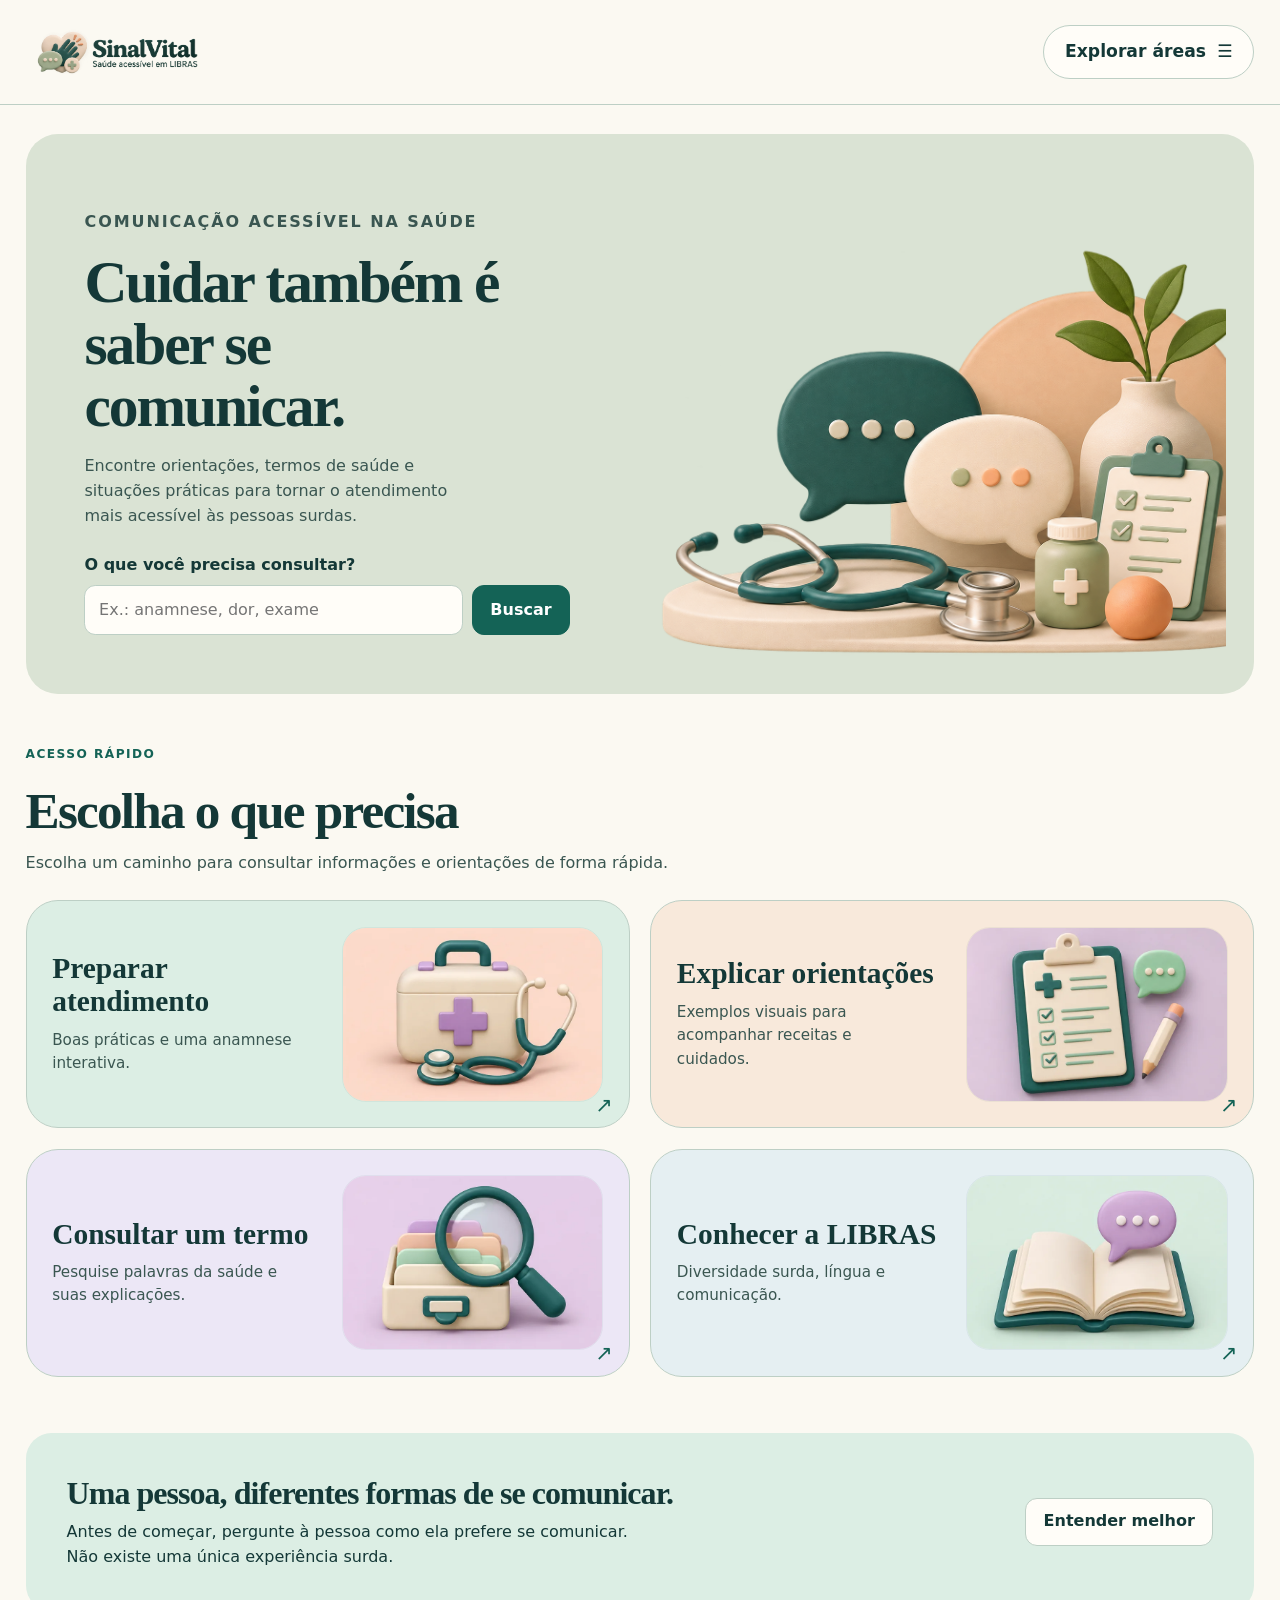
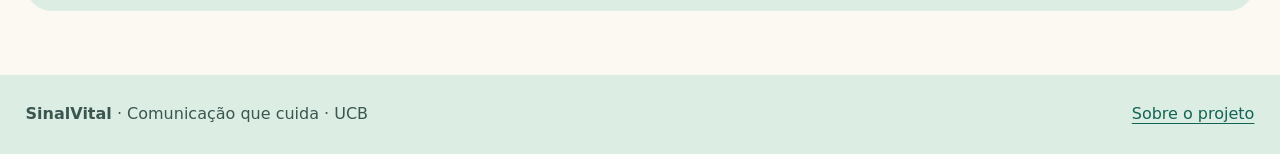
<file: index.html>
<!doctype html>
<html lang="pt-BR"><head>
<meta charset="utf-8"><meta name="viewport" content="width=device-width,initial-scale=1">
<meta name="theme-color" content="#fbf9f2"><meta name="description" content="SinalVital: consulta rápida e recursos visuais para comunicação acessível na saúde.">
<title>Início | SinalVital</title>
<link rel="preload" as="image" href="assets/img/home-hero-editorial.png">
<link rel="icon" type="image/png" href="assets/img/favicon-sinalvital.png">
<link rel="apple-touch-icon" href="assets/img/favicon-sinalvital.png">
<link rel="stylesheet" href="assets/css/global.css"><link rel="stylesheet" href="assets/css/components.css"><link rel="stylesheet" href="assets/css/editorial-wide.css"><link rel="stylesheet" href="assets/css/pages/index.css">
<script defer src="assets/js/navigation.js"></script>
</head><body><a class="skip-link" href="#conteudo">Ir para o conteúdo principal</a>
<header class="site-header"><div class="wrap header-inner">
<a class="brand" href="index.html" aria-label="SinalVital — ir para página inicial"><img class="brand-logo" src="assets/img/logo-sinalvital-libras.png" width="367" height="76" alt="SinalVital — Saúde acessível em LIBRAS"></a>
<details class="site-menu"><summary aria-label="Explorar áreas do site"><span class="menu-word">Explorar áreas</span><span aria-hidden="true">☰</span></summary>
<nav class="site-menu-panel" aria-label="Áreas do SinalVital">
<div><strong>ATENDIMENTO</strong><a href="pages/atendimento.html" >Atendimento</a><a href="pages/orientacoes.html" >Orientações acessíveis</a></div>
<div><strong>RECURSOS</strong><a href="pages/glossario.html" >Glossário</a><a href="pages/conhecer.html" >Conhecer</a></div>
<div><strong>PROJETO</strong><a href="pages/sobre.html" >Sobre o projeto</a></div>
</nav></details></div></header>
<main id="conteudo" class="wrap" tabindex="-1"><section class="hero"><div class="hero-copy"><p class="eyebrow">COMUNICAÇÃO ACESSÍVEL NA SAÚDE</p><h1>Cuidar também é saber se comunicar.</h1><p>Encontre orientações, termos de saúde e situações práticas para tornar o atendimento mais acessível às pessoas surdas.</p><form action="pages/glossario.html" method="get" class="home-search" role="search"><label for="home-query">O que você precisa consultar?</label><div class="home-search-row"><input id="home-query" name="q" type="search" placeholder="Ex.: anamnese, dor, exame" autocomplete="off"><button type="submit">Buscar</button></div></form></div><div class="hero-visual" aria-hidden="true"></div></section>
<section class="paths" aria-labelledby="paths-title"><p class="eyebrow">ACESSO RÁPIDO</p><h2 id="paths-title">Escolha o que precisa</h2><p class="section-note">Escolha um caminho para consultar informações e orientações de forma rápida.</p><ul class="cards">
<li><a class="card" href="pages/atendimento.html"><div><h3>Preparar atendimento</h3><p>Boas práticas e uma anamnese interativa.</p></div><img class="path-art" src="assets/img/card-atendimento.webp" alt="" loading="lazy"><span class="arrow" aria-hidden="true">↗</span></a></li>
<li><a class="card" href="pages/orientacoes.html"><div><h3>Explicar orientações</h3><p>Exemplos visuais para acompanhar receitas e cuidados.</p></div><img class="path-art" src="assets/img/prancheta-e-dialogo.webp" alt="" loading="lazy"><span class="arrow" aria-hidden="true">↗</span></a></li>
<li><a class="card" href="pages/glossario.html"><div><h3>Consultar um termo</h3><p>Pesquise palavras da saúde e suas explicações.</p></div><img class="path-art" src="assets/img/card-glossario.webp" alt="" loading="lazy"><span class="arrow" aria-hidden="true">↗</span></a></li>
<li><a class="card" href="pages/conhecer.html"><div><h3>Conhecer a LIBRAS</h3><p>Diversidade surda, língua e comunicação.</p></div><img class="path-art" src="assets/img/card-aprender.webp" alt="" loading="lazy"><span class="arrow" aria-hidden="true">↗</span></a></li></ul></section>
<section class="quiet-banner"><div><h2>Uma pessoa, diferentes formas de se comunicar.</h2><p>Antes de começar, pergunte à pessoa como ela prefere se comunicar. Não existe uma única experiência surda.</p></div><a class="button-link secondary" href="pages/conhecer.html">Entender melhor</a></section></main>
<footer class="site-footer"><div class="wrap footer-inner"><p><strong>SinalVital</strong> · Comunicação que cuida · UCB</p><a href="pages/sobre.html">Sobre o projeto</a></div></footer></body></html>
</file>
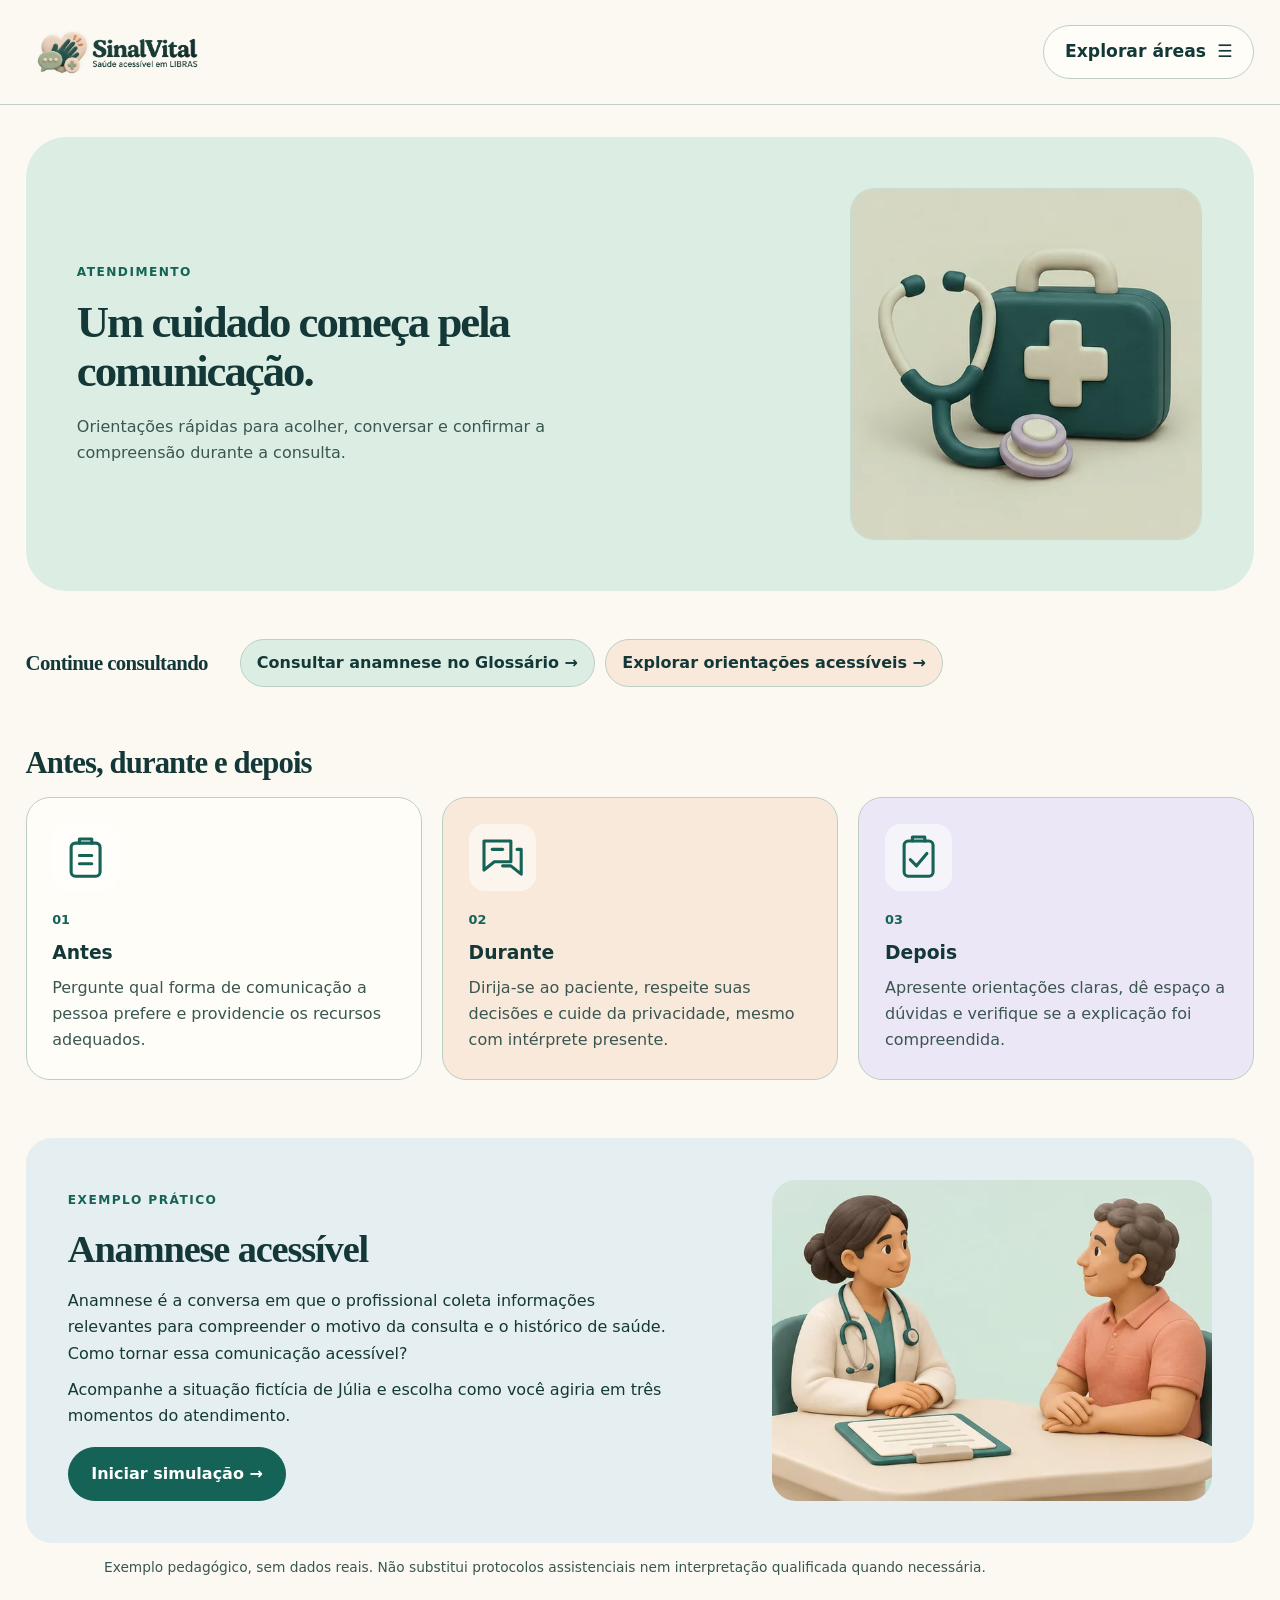
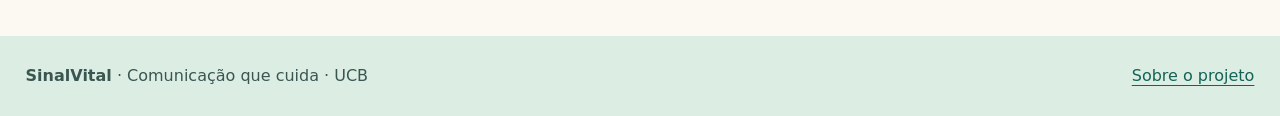
<file: pages/atendimento.html>
<!DOCTYPE html>

<html lang="pt-BR"><head>
<meta charset="utf-8"/><meta content="width=device-width,initial-scale=1" name="viewport"/>
<meta content="#fbf9f2" name="theme-color"/><meta content="SinalVital: consulta rápida e recursos visuais para comunicação acessível na saúde." name="description"/>
<title>Atendimento | SinalVital</title>
<link href="../assets/img/favicon-sinalvital.png" rel="icon" type="image/png"/>
<link href="../assets/img/favicon-sinalvital.png" rel="apple-touch-icon"/>
<link href="../assets/css/global.css" rel="stylesheet"/><link href="../assets/css/components.css" rel="stylesheet"/><link href="../assets/css/pages/site.css" rel="stylesheet"/><link href="../assets/css/editorial-wide.css" rel="stylesheet"/>
<script defer="" src="../assets/js/navigation.js"></script><script defer="" src="../assets/js/anamnese.js"></script>
<link href="../assets/css/pages/atendimento.css?v=4" rel="stylesheet"/>
</head><body><a class="skip-link" href="#conteudo">Ir para o conteúdo principal</a>
<header class="site-header"><div class="wrap header-inner">
<a aria-label="SinalVital — ir para página inicial" class="brand" href="../index.html"><img alt="SinalVital — Saúde acessível em LIBRAS" class="brand-logo" height="76" src="../assets/img/logo-sinalvital-libras.png" width="367"/></a>
<details class="site-menu"><summary aria-label="Explorar áreas do site"><span class="menu-word">Explorar áreas</span><span aria-hidden="true">☰</span></summary>
<nav aria-label="Áreas do SinalVital" class="site-menu-panel">
<div><strong>ATENDIMENTO</strong><a aria-current="page" href="../pages/atendimento.html">Atendimento</a><a href="../pages/orientacoes.html">Orientações acessíveis</a></div>
<div><strong>RECURSOS</strong><a href="../pages/glossario.html">Glossário</a><a href="../pages/conhecer.html">Conhecer</a></div>
<div><strong>PROJETO</strong><a href="../pages/sobre.html">Sobre o projeto</a></div>
</nav></details></div></header>
<main class="wrap" id="conteudo" tabindex="-1"><section class="simple-hero"><div><p class="eyebrow">ATENDIMENTO</p><h1>Um cuidado começa pela comunicação.</h1><p class="lead">Orientações rápidas para acolher, conversar e confirmar a compreensão durante a consulta.</p></div><img alt="" decoding="async" height="480" src="../assets/img/guia-saude.webp" width="720"/></section><section class="quick-consult"><h2>Continue consultando</h2><p><a class="quick-link" href="glossario.html?termo=anamnese">Consultar anamnese no Glossário →</a><a class="quick-link" href="orientacoes.html">Explorar orientações acessíveis →</a></p></section><section class="content-section"><h2>Antes, durante e depois</h2><div class="three-grid"><article class="info-card"><svg aria-hidden="true" class="education-icon" fill="none" focusable="false" height="48" stroke="currentColor" stroke-linecap="round" stroke-linejoin="round" stroke-width="1.5" viewbox="0 0 24 24" width="48"><rect height="16" rx="2" width="14" x="5" y="5"></rect><path d="M9 5V3h6v2M9 11h6M9 15h6"></path></svg><span class="number">01</span><h3>Antes</h3><p>Pergunte qual forma de comunicação a pessoa prefere e providencie os recursos adequados.</p></article><article class="info-card"><svg aria-hidden="true" class="education-icon" fill="none" focusable="false" height="48" stroke="currentColor" stroke-linecap="round" stroke-linejoin="round" stroke-width="1.5" viewbox="0 0 24 24" width="48"><path d="M3 4h13v10H8l-5 4zM19 8h2v12l-5-4h-4"></path><path d="M7 8h5"></path></svg><span class="number">02</span><h3>Durante</h3><p>Dirija-se ao paciente, respeite suas decisões e cuide da privacidade, mesmo com intérprete presente.</p></article><article class="info-card"><svg aria-hidden="true" class="education-icon" fill="none" focusable="false" height="48" stroke="currentColor" stroke-linecap="round" stroke-linejoin="round" stroke-width="1.5" viewbox="0 0 24 24" width="48"><rect height="17" rx="2" width="14" x="5" y="4"></rect><path d="M9 4V2h6v2m-7 9 3 3 5-6"></path></svg><span class="number">03</span><h3>Depois</h3><p>Apresente orientações claras, dê espaço a dúvidas e verifique se a explicação foi compreendida.</p></article></div></section>
<section class="content-section" id="anamnese"><div class="sim-stage" id="sim-stage"><div class="split-block" id="sim-intro"><div><p class="eyebrow">EXEMPLO PRÁTICO</p><h2>Anamnese acessível</h2><p>Anamnese é a conversa em que o profissional coleta informações relevantes para compreender o motivo da consulta e o histórico de saúde. Como tornar essa comunicação acessível?</p><p>Acompanhe a situação fictícia de Júlia e escolha como você agiria em três momentos do atendimento.</p><button aria-controls="simulation" aria-expanded="false" class="practice-cta" id="sim-start" type="button">Iniciar simulação →</button></div><img alt="Ilustração de uma consulta fictícia com profissional e paciente." loading="lazy" src="../assets/img/anamnese-cena.webp"/></div><div class="sim-box" hidden="" id="simulation"><div class="sim-top"><strong id="sim-progress">Situação 1 de 3</strong><span>Simulação educativa</span></div><div aria-hidden="true" class="sim-visual-progress" id="sim-visual-progress"><span></span><span></span><span></span></div><h3 id="sim-title" tabindex="-1"></h3><p id="sim-description"></p><fieldset id="sim-choices"><legend>O que você faria?</legend><div id="sim-options"></div></fieldset><div aria-live="polite" class="sim-feedback" hidden="" id="sim-feedback" role="status"></div><div class="sim-actions"><button class="outline-button sim-back-button" id="sim-back" type="button">Voltar ao exemplo</button><button disabled="" id="sim-next" type="button">Próxima situação</button><button class="outline-button" hidden="" id="sim-restart" type="button">Recomeçar</button></div></div></div>
<p class="smallprint">Exemplo pedagógico, sem dados reais. Não substitui protocolos assistenciais nem interpretação qualificada quando necessária.</p>
</section></main>
<footer class="site-footer"><div class="wrap footer-inner"><p><strong>SinalVital</strong> · Comunicação que cuida · UCB</p><a href="../pages/sobre.html">Sobre o projeto</a></div></footer></body></html>
</file>
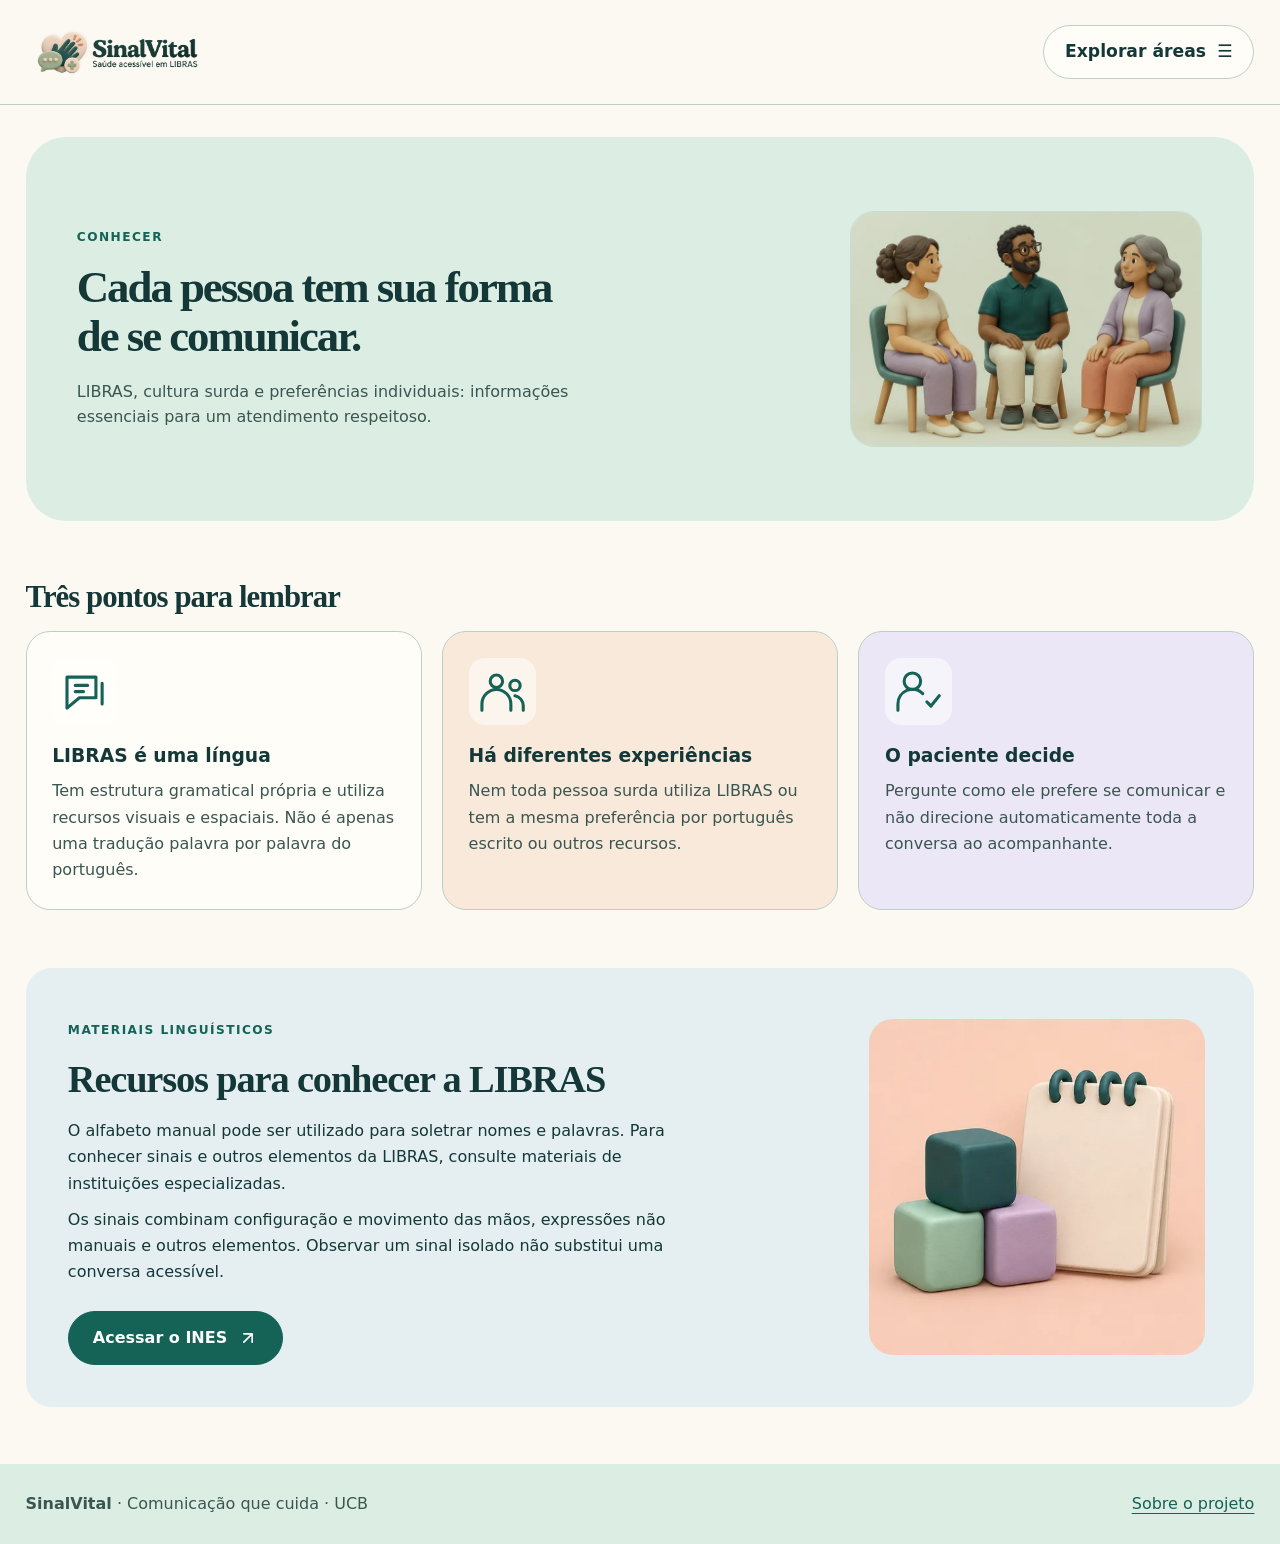
<file: pages/conhecer.html>
<!DOCTYPE html>

<html lang="pt-BR"><head>
<meta charset="utf-8"/><meta content="width=device-width,initial-scale=1" name="viewport"/>
<meta content="#fbf9f2" name="theme-color"/><meta content="SinalVital: consulta rápida e recursos visuais para comunicação acessível na saúde." name="description"/>
<title>Conhecer | SinalVital</title>
<link href="../assets/img/favicon-sinalvital.png" rel="icon" type="image/png"/>
<link href="../assets/img/favicon-sinalvital.png" rel="apple-touch-icon"/>
<link href="../assets/css/global.css" rel="stylesheet"/><link href="../assets/css/components.css" rel="stylesheet"/><link href="../assets/css/pages/site.css" rel="stylesheet"/><link href="../assets/css/editorial-wide.css" rel="stylesheet"/>
<script defer="" src="../assets/js/navigation.js"></script>
<link href="../assets/css/pages/conhecer.css?v=5" rel="stylesheet"/>
</head><body><a class="skip-link" href="#conteudo">Ir para o conteúdo principal</a>
<header class="site-header"><div class="wrap header-inner">
<a aria-label="SinalVital — ir para página inicial" class="brand" href="../index.html"><img alt="SinalVital — Saúde acessível em LIBRAS" class="brand-logo" height="76" src="../assets/img/logo-sinalvital-libras.png" width="367"/></a>
<details class="site-menu"><summary aria-label="Explorar áreas do site"><span class="menu-word">Explorar áreas</span><span aria-hidden="true">☰</span></summary>
<nav aria-label="Áreas do SinalVital" class="site-menu-panel">
<div><strong>ATENDIMENTO</strong><a href="../pages/atendimento.html">Atendimento</a><a href="../pages/orientacoes.html">Orientações acessíveis</a></div>
<div><strong>RECURSOS</strong><a href="../pages/glossario.html">Glossário</a><a aria-current="page" href="../pages/conhecer.html">Conhecer</a></div>
<div><strong>PROJETO</strong><a href="../pages/sobre.html">Sobre o projeto</a></div>
</nav></details></div></header>
<main class="wrap" id="conteudo" tabindex="-1"><section class="simple-hero"><div><p class="eyebrow">CONHECER</p><h1>Cada pessoa tem sua forma de se comunicar.</h1><p class="lead">LIBRAS, cultura surda e preferências individuais: informações essenciais para um atendimento respeitoso.</p></div><img alt="" decoding="async" height="480" src="../assets/img/cultura-surda.webp" width="720"/></section><section class="content-section"><h2>Três pontos para lembrar</h2><div class="three-grid"><article class="info-card"><svg aria-hidden="true" class="education-icon" fill="none" focusable="false" height="48" stroke="currentColor" stroke-linecap="round" stroke-linejoin="round" stroke-width="1.5" viewbox="0 0 24 24" width="48"><path d="M3 5h14v10H9l-6 5zM7 9h6M7 12h4M20 8v10"></path></svg><h3>LIBRAS é uma língua</h3><p>Tem estrutura gramatical própria e utiliza recursos visuais e espaciais. Não é apenas uma tradução palavra por palavra do português.</p></article><article class="info-card"><svg aria-hidden="true" class="education-icon" fill="none" focusable="false" height="48" stroke="currentColor" stroke-linecap="round" stroke-linejoin="round" stroke-width="1.5" viewbox="0 0 24 24" width="48"><circle cx="9" cy="7" r="3"></circle><circle cx="18" cy="9" r="2.5"></circle><path d="M2 21v-3a7 7 0 0 1 14 0v3m2-7a5 5 0 0 1 4 5v2"></path></svg><h3>Há diferentes experiências</h3><p>Nem toda pessoa surda utiliza LIBRAS ou tem a mesma preferência por português escrito ou outros recursos.</p></article><article class="info-card"><svg aria-hidden="true" class="education-icon" fill="none" focusable="false" height="48" stroke="currentColor" stroke-linecap="round" stroke-linejoin="round" stroke-width="1.5" viewbox="0 0 24 24" width="48"><circle cx="9" cy="7" r="4"></circle><path d="M2 21v-3a7 7 0 0 1 12-5m2 4 2 2 4-5"></path></svg><h3>O paciente decide</h3><p>Pergunte como ele prefere se comunicar e não direcione automaticamente toda a conversa ao acompanhante.</p></article></div></section>
<section class="content-section"><div class="split-block conhecer-recursos"><div><p class="eyebrow">MATERIAIS LINGUÍSTICOS</p><h2>Recursos para conhecer a LIBRAS</h2><p>O alfabeto manual pode ser utilizado para soletrar nomes e palavras. Para conhecer sinais e outros elementos da LIBRAS, consulte materiais de instituições especializadas.</p><p>Os sinais combinam configuração e movimento das mãos, expressões não manuais e outros elementos. Observar um sinal isolado não substitui uma conversa acessível.</p><p><a aria-label="Acessar o INES — Instituto Nacional de Educação de Surdos (abre em nova aba)" class="button-link ines-resource" href="https://www.ines.gov.br/" id="ines-cta" rel="noopener noreferrer" target="_blank">Acessar o INES <svg aria-hidden="true" fill="none" height="20" stroke="currentColor" stroke-linecap="round" stroke-linejoin="round" stroke-width="2" viewbox="0 0 24 24" width="20"><path d="M7 17 17 7M7 7h10v10"></path></svg></a></p></div><img alt="Ilustração decorativa de materiais de estudo, sem representar sinais específicos de LIBRAS." loading="lazy" src="../assets/img/alfabeto-aprendizagem.webp"/></div>
</section></main>
<footer class="site-footer"><div class="wrap footer-inner"><p><strong>SinalVital</strong> · Comunicação que cuida · UCB</p><a href="../pages/sobre.html">Sobre o projeto</a></div></footer></body></html>
</file>
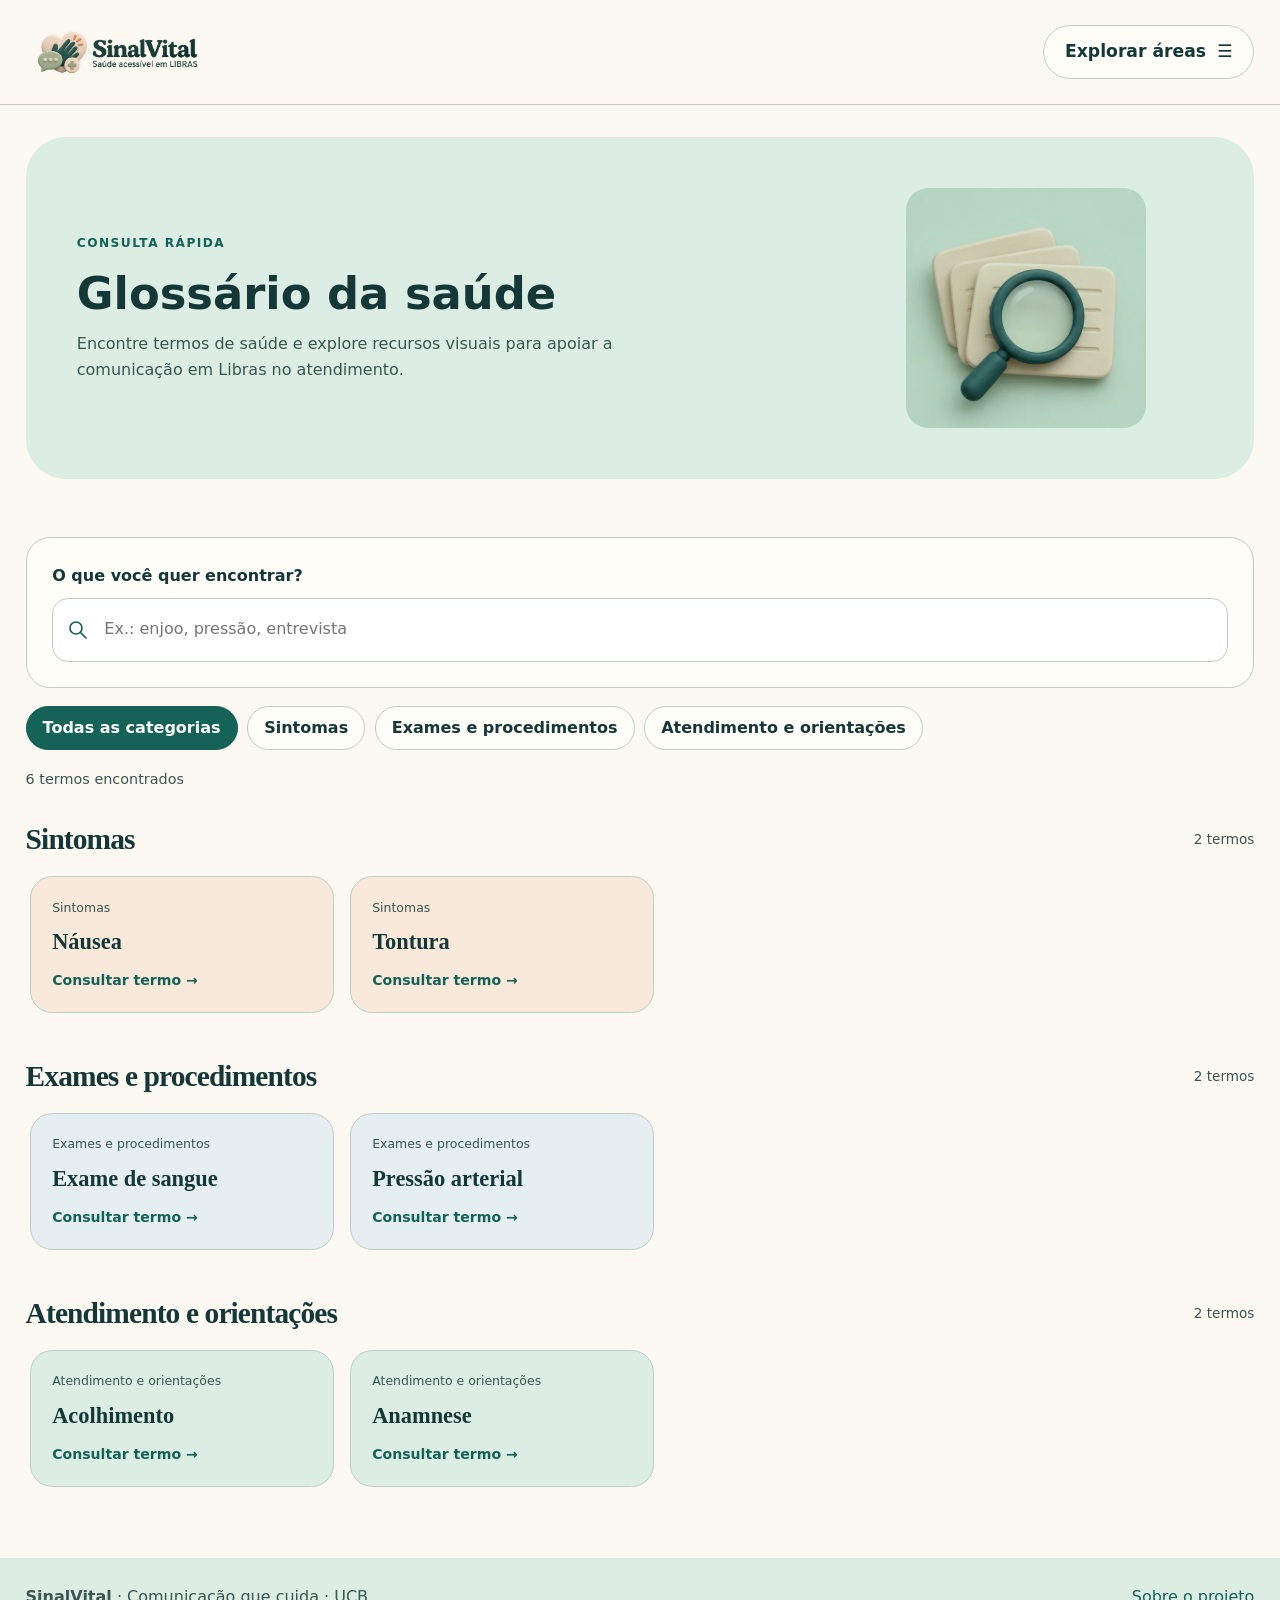
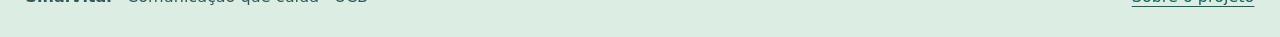
<file: pages/glossario.html>
<!doctype html>
<html lang="pt-BR"><head>
<meta charset="utf-8"><meta name="viewport" content="width=device-width,initial-scale=1">
<meta name="theme-color" content="#fbf9f2"><meta name="description" content="SinalVital: consulta rápida e recursos visuais para comunicação acessível na saúde.">
<title>Glossário | SinalVital</title>
<link rel="icon" type="image/png" href="../assets/img/favicon-sinalvital.png">
<link rel="apple-touch-icon" href="../assets/img/favicon-sinalvital.png">
<link rel="stylesheet" href="../assets/css/global.css"><link rel="stylesheet" href="../assets/css/components.css"><link rel="stylesheet" href="../assets/css/editorial-wide.css"><link rel="stylesheet" href="../assets/css/pages/glossario.css?v=5">
<script defer src="../assets/js/navigation.js"></script><script defer src="../assets/js/glossario.js?v=5" onerror="document.addEventListener('DOMContentLoaded',function(){document.getElementById('glossary-status').textContent='Arquivo glossario.js não carregado. Confira a pasta assets/js.';})"></script>
</head><body><a class="skip-link" href="#conteudo">Ir para o conteúdo principal</a>
<header class="site-header"><div class="wrap header-inner">
<a class="brand" href="../index.html" aria-label="SinalVital — ir para página inicial"><img class="brand-logo" src="../assets/img/logo-sinalvital-libras.png" width="367" height="76" alt="SinalVital — Saúde acessível em LIBRAS"></a>
<details class="site-menu"><summary aria-label="Explorar áreas do site"><span class="menu-word">Explorar áreas</span><span aria-hidden="true">☰</span></summary>
<nav class="site-menu-panel" aria-label="Áreas do SinalVital">
<div><strong>ATENDIMENTO</strong><a href="../pages/atendimento.html" >Atendimento</a><a href="../pages/orientacoes.html" >Orientações acessíveis</a></div>
<div><strong>RECURSOS</strong><a href="../pages/glossario.html" aria-current="page">Glossário</a><a href="../pages/conhecer.html" >Conhecer</a></div>
<div><strong>PROJETO</strong><a href="../pages/sobre.html" >Sobre o projeto</a></div>
</nav></details></div></header>
<main id="conteudo" class="wrap glossary-page" tabindex="-1">
<section class="simple-hero"><div><p class="eyebrow">CONSULTA RÁPIDA</p><h1>Glossário da saúde</h1><p class="lead">Encontre termos de saúde e explore recursos visuais para apoiar a comunicação em Libras no atendimento.</p></div><img src="../assets/img/glossario-lupa.webp" alt="" width="510" height="510" decoding="async"></section>
<section class="content-section" id="pesquisa" aria-label="Consultar glossário">
<div class="sv-search"><label for="glossary-search">O que você quer encontrar?</label><div class="sv-search-row"><svg viewBox="0 0 24 24" width="24" height="24" fill="none" stroke="#146356" stroke-width="1.7" stroke-linecap="round" aria-hidden="true" focusable="false"><circle cx="10" cy="10" r="6"/><path d="m15 15 5 5"/></svg><input id="glossary-search" type="text" role="searchbox" inputmode="search" placeholder="Ex.: enjoo, pressão, entrevista" autocomplete="off"><button id="glossary-reset" type="button" class="outline-button" hidden>Limpar</button></div></div>
<div id="glossary-filters" class="sv-filters" aria-label="Filtrar por categoria"></div>
<p id="glossary-status" role="status">Carregando termos...</p>
<section id="glossary-details" class="sv-detail" aria-labelledby="glossary-term" hidden>
<div class="sv-detail-grid"><div><p id="glossary-label" class="eyebrow"></p><h2 id="glossary-term" tabindex="-1"></h2><p id="glossary-definition"></p><div class="sv-example"><span class="eyebrow">EXEMPLO NO ATENDIMENTO</span><p id="glossary-example"></p><small>Exemplo em português</small></div><p id="glossary-source" class="sv-source"></p></div><div><div class="sv-video" id="glossary-video"></div><p class="sv-caption">Demonstrações em Libras devem ter fonte confiável e revisão linguística.</p></div></div>
<details id="glossary-extra" class="sv-extra"><summary>Conheça melhor o sinal</summary><div class="sv-extra-grid"><div><h3>Configuração de mão</h3><div id="glossary-hand"></div></div><div><h3>Exemplo em Libras</h3><div id="glossary-phrase"></div></div></div></details>
<div class="sv-detail-footer"><a href="https://dicionario.ines.gov.br/" target="_blank" rel="noopener noreferrer">Consultar dicionário do INES ↗</a><button type="button" id="glossary-close" class="outline-button">Fechar detalhes</button></div>
</section>
<div id="glossary-results"></div><noscript>Ative o JavaScript para consultar o glossário.</noscript>
</section></main>
<footer class="site-footer"><div class="wrap footer-inner"><p><strong>SinalVital</strong> · Comunicação que cuida · UCB</p><a href="../pages/sobre.html">Sobre o projeto</a></div></footer></body></html>
</file>
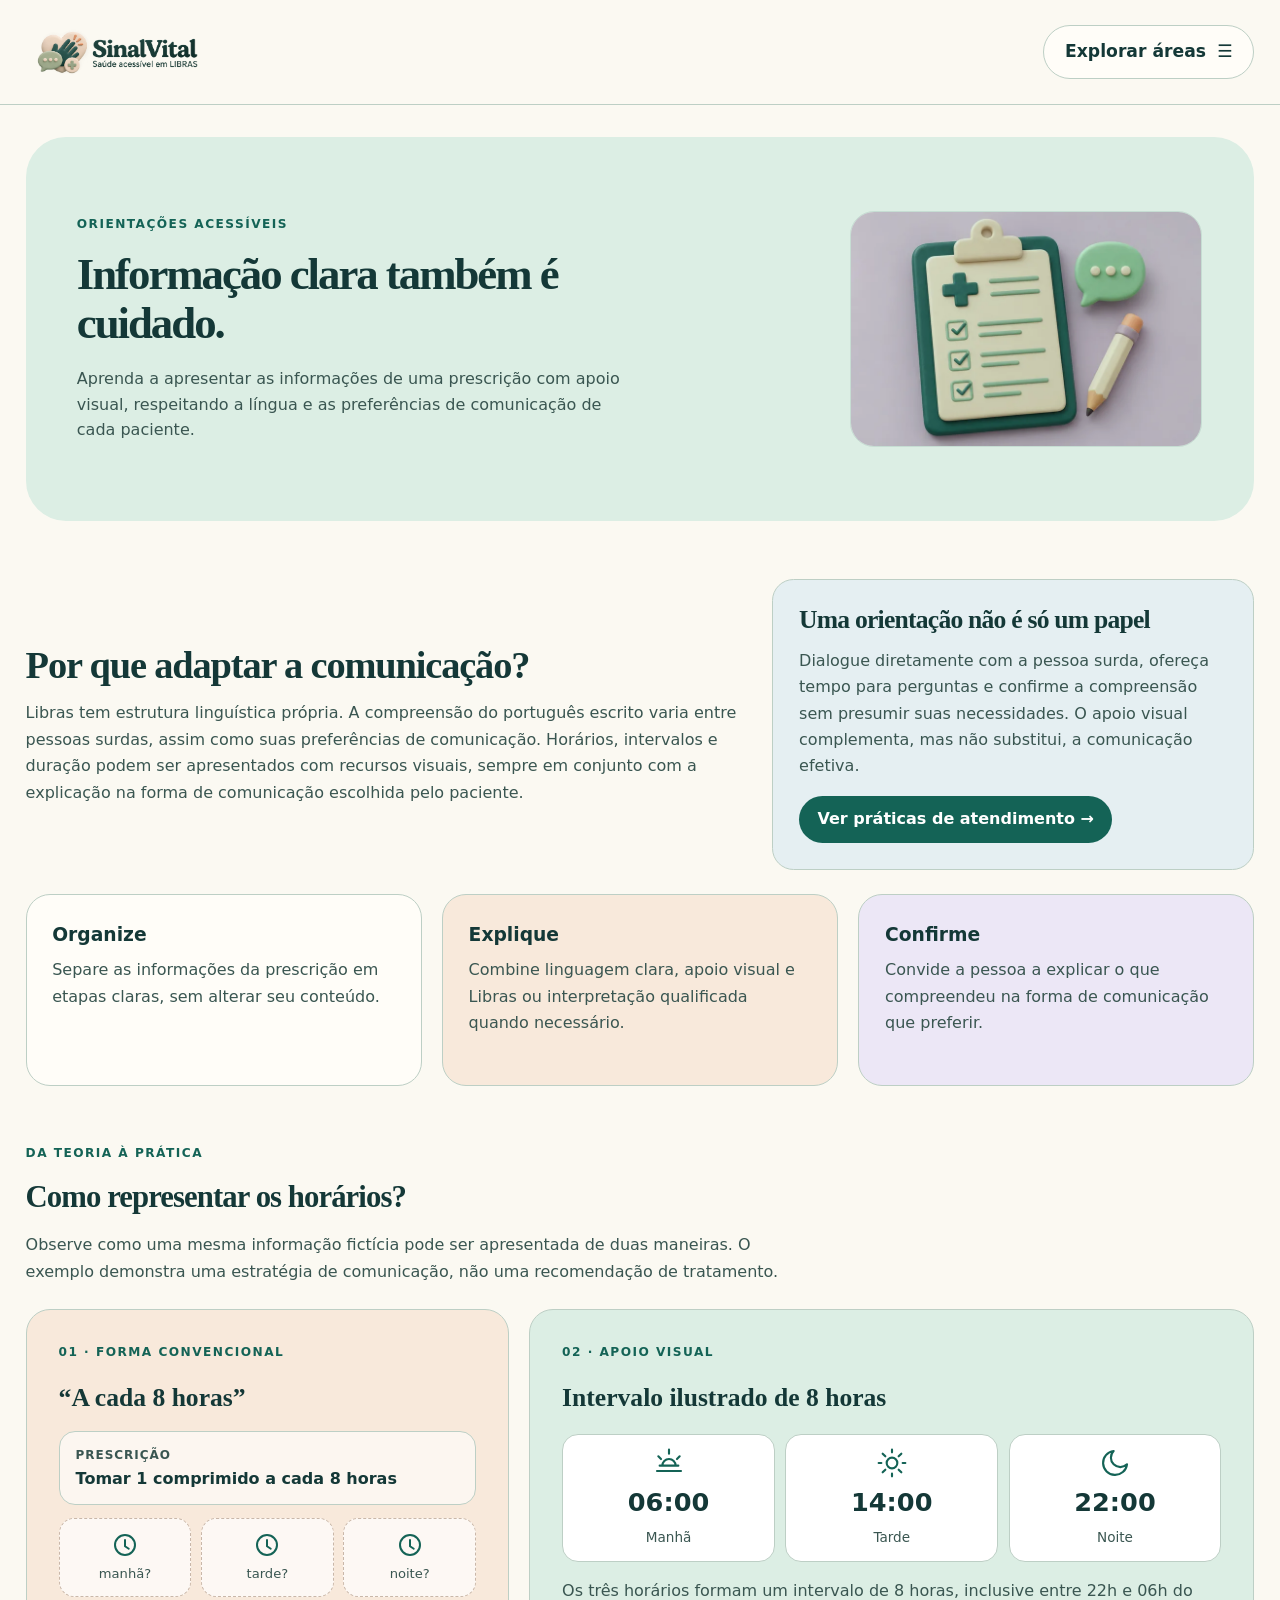
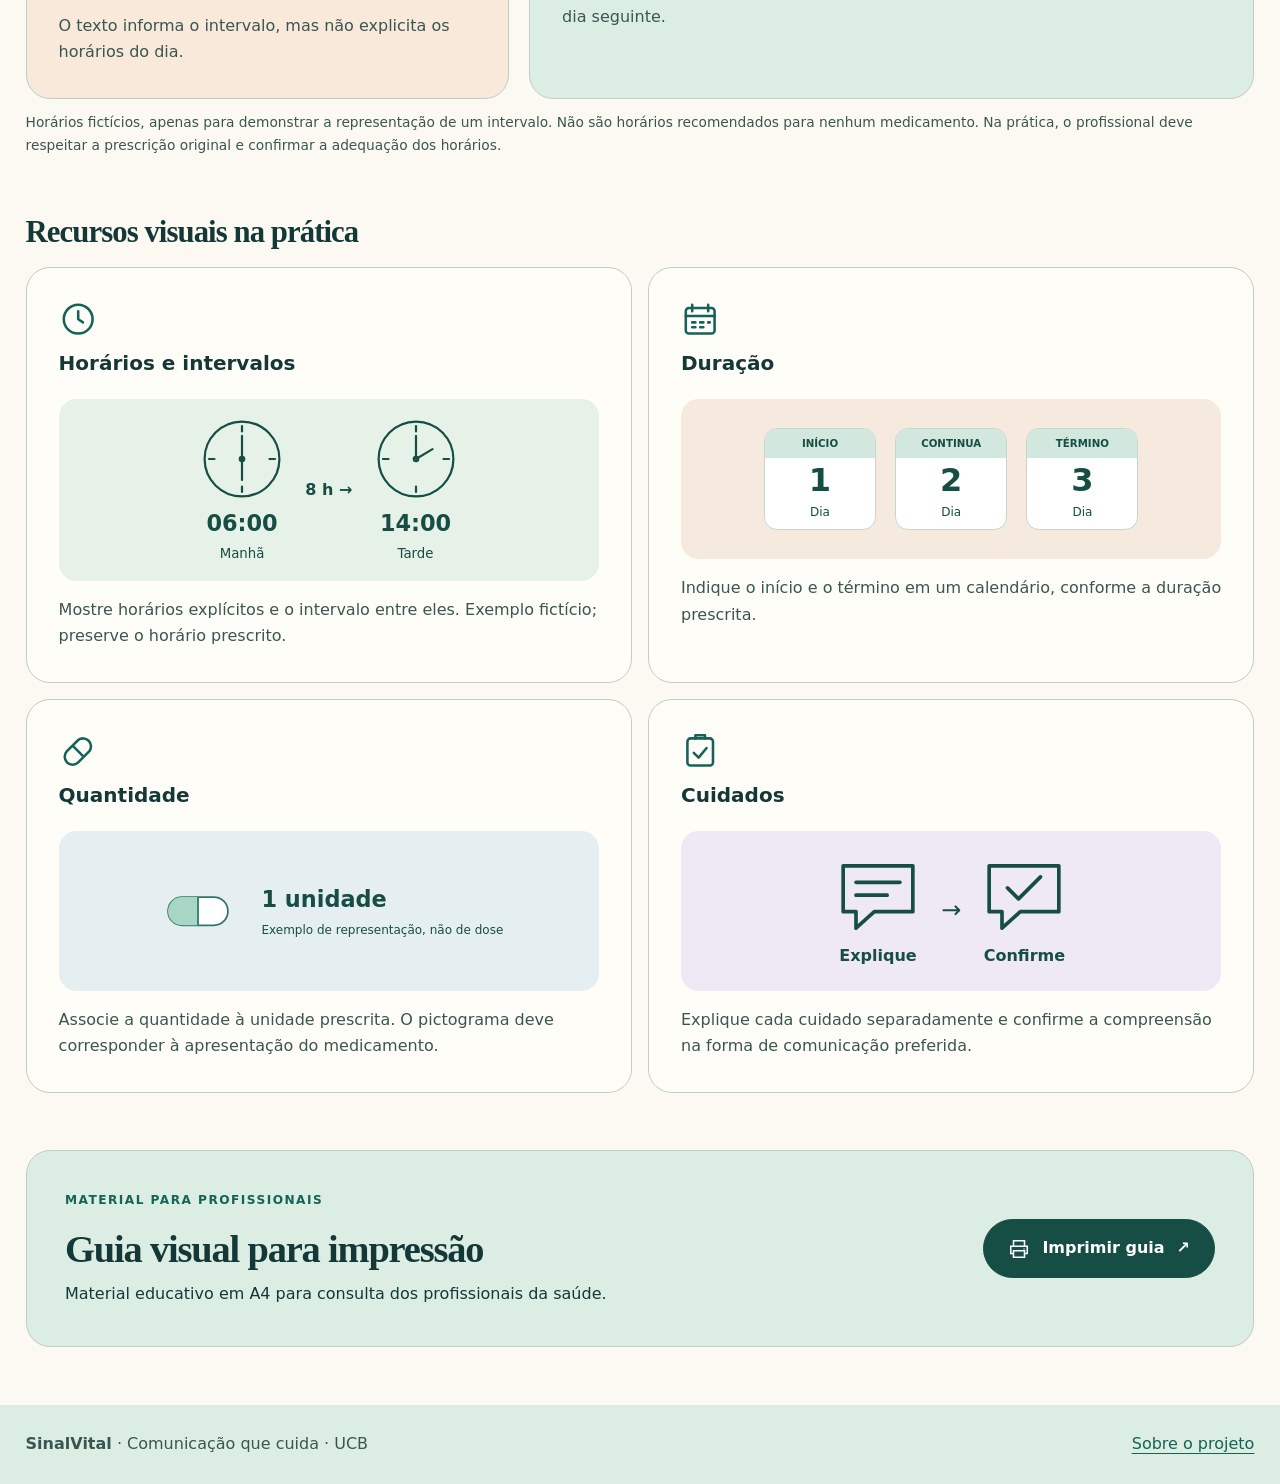
<file: pages/orientacoes.html>
<!DOCTYPE html>

<html lang="pt-BR"><head>
<meta charset="utf-8"/><meta content="width=device-width,initial-scale=1" name="viewport"/>
<meta content="#fbf9f2" name="theme-color"/><meta content="SinalVital: consulta rápida e recursos visuais para comunicação acessível na saúde." name="description"/>
<title>Orientações acessíveis | SinalVital</title>
<link href="../assets/img/favicon-sinalvital.png" rel="icon" type="image/png"/>
<link href="../assets/img/favicon-sinalvital.png" rel="apple-touch-icon"/>
<link href="../assets/css/global.css" rel="stylesheet"/><link href="../assets/css/components.css" rel="stylesheet"/><link href="../assets/css/pages/site.css" rel="stylesheet"/><link href="../assets/css/editorial-wide.css" rel="stylesheet"/>
<link href="../assets/css/pages/orientacoes.css" rel="stylesheet"/>
<script defer="" src="../assets/js/navigation.js"></script>
</head><body><a class="skip-link" href="#conteudo">Ir para o conteúdo principal</a>
<header class="site-header"><div class="wrap header-inner">
<a aria-label="SinalVital — ir para página inicial" class="brand" href="../index.html"><img alt="SinalVital — Saúde acessível em LIBRAS" class="brand-logo" height="76" src="../assets/img/logo-sinalvital-libras.png" width="367"/></a>
<details class="site-menu"><summary aria-label="Explorar áreas do site"><span class="menu-word">Explorar áreas</span><span aria-hidden="true">☰</span></summary>
<nav aria-label="Áreas do SinalVital" class="site-menu-panel">
<div><strong>ATENDIMENTO</strong><a href="../pages/atendimento.html">Atendimento</a><a aria-current="page" href="../pages/orientacoes.html">Orientações acessíveis</a></div>
<div><strong>RECURSOS</strong><a href="../pages/glossario.html">Glossário</a><a href="../pages/conhecer.html">Conhecer</a></div>
<div><strong>PROJETO</strong><a href="../pages/sobre.html">Sobre o projeto</a></div>
</nav></details></div></header>
<main class="wrap" id="conteudo" tabindex="-1">
<section class="simple-hero">
<div><p class="eyebrow">ORIENTAÇÕES ACESSÍVEIS</p><h1>Informação clara também é cuidado.</h1><p class="lead">Aprenda a apresentar as informações de uma prescrição com apoio visual, respeitando a língua e as preferências de comunicação de cada paciente.</p></div>
<img alt="" decoding="async" height="480" src="../assets/img/prancheta-e-dialogo.webp" width="720"/>
</section>
<section aria-labelledby="por-que" class="content-section">
<div class="orientation-context"><div><h2 id="por-que">Por que adaptar a comunicação?</h2><p class="orientation-intro">Libras tem estrutura linguística própria. A compreensão do português escrito varia entre pessoas surdas, assim como suas preferências de comunicação. Horários, intervalos e duração podem ser apresentados com recursos visuais, sempre em conjunto com a explicação na forma de comunicação escolhida pelo paciente.</p></div><section class="orientation-related"><h2>Uma orientação não é só um papel</h2><p>Dialogue diretamente com a pessoa surda, ofereça tempo para perguntas e confirme a compreensão sem presumir suas necessidades. O apoio visual complementa, mas não substitui, a comunicação efetiva.</p><a class="orientation-related-link" href="atendimento.html">Ver práticas de atendimento →</a></section></div>

<div class="three-grid orientation-steps">
<article class="info-card"><h3>Organize</h3><p>Separe as informações da prescrição em etapas claras, sem alterar seu conteúdo.</p></article>
<article class="info-card"><h3>Explique</h3><p>Combine linguagem clara, apoio visual e Libras ou interpretação qualificada quando necessário.</p></article>
<article class="info-card"><h3>Confirme</h3><p>Convide a pessoa a explicar o que compreendeu na forma de comunicação que preferir.</p></article>
</div>
</section>
<section class="content-section" id="comparacao">
<p class="eyebrow">DA TEORIA À PRÁTICA</p><h2>Como representar os horários?</h2>
<p class="orientation-intro">Observe como uma mesma informação fictícia pode ser apresentada de duas maneiras. O exemplo demonstra uma estratégia de comunicação, não uma recomendação de tratamento.</p>
<div class="orientation-comparison">
<article class="comparison-card conventional"><p class="eyebrow">01 · FORMA CONVENCIONAL</p><h3>“A cada 8 horas”</h3><div aria-label="Exemplo textual sem horários explícitos" class="conventional-demo"><div class="prescription-line"><span>Prescrição</span><strong>Tomar 1 comprimido a cada 8 horas</strong></div><div class="generic-times"><div><svg aria-hidden="true" class="orientation-icon" fill="none" focusable="false" height="30" stroke="currentColor" stroke-linecap="round" stroke-linejoin="round" stroke-width="1.6" viewbox="0 0 24 24" width="30"><circle cx="12" cy="12" r="8"></circle><path d="M12 8v5l3 2"></path></svg><small>manhã?</small></div><div><svg aria-hidden="true" class="orientation-icon" fill="none" focusable="false" height="30" stroke="currentColor" stroke-linecap="round" stroke-linejoin="round" stroke-width="1.6" viewbox="0 0 24 24" width="30"><circle cx="12" cy="12" r="8"></circle><path d="M12 8v5l3 2"></path></svg><small>tarde?</small></div><div><svg aria-hidden="true" class="orientation-icon" fill="none" focusable="false" height="30" stroke="currentColor" stroke-linecap="round" stroke-linejoin="round" stroke-width="1.6" viewbox="0 0 24 24" width="30"><circle cx="12" cy="12" r="8"></circle><path d="M12 8v5l3 2"></path></svg><small>noite?</small></div></div></div><p>O texto informa o intervalo, mas não explicita os horários do dia.</p></article>
<article class="comparison-card visual"><p class="eyebrow">02 · APOIO VISUAL</p><h3>Intervalo ilustrado de 8 horas</h3><div class="time-grid"><div class="time-slot"><svg aria-hidden="true" class="orientation-icon" fill="none" focusable="false" height="32" stroke="currentColor" stroke-linecap="round" stroke-linejoin="round" stroke-width="1.6" viewbox="0 0 24 24" width="32"><path d="M3 18h18M5 14h14M12 2v3M4 7l2 2m14-2-2 2M7 14a5 5 0 0 1 10 0"></path></svg><strong>06:00</strong><span>Manhã</span></div><div class="time-slot"><svg aria-hidden="true" class="orientation-icon" fill="none" focusable="false" height="32" stroke="currentColor" stroke-linecap="round" stroke-linejoin="round" stroke-width="1.6" viewbox="0 0 24 24" width="32"><circle cx="12" cy="12" r="4"></circle><path d="M12 2v2m0 16v2M2 12h2m16 0h2M5 5l2 2m10 10 2 2M5 19l2-2M17 7l2-2"></path></svg><strong>14:00</strong><span>Tarde</span></div><div class="time-slot"><svg aria-hidden="true" class="orientation-icon" fill="none" focusable="false" height="32" stroke="currentColor" stroke-linecap="round" stroke-linejoin="round" stroke-width="1.6" viewbox="0 0 24 24" width="32"><path d="M21 13a9 9 0 1 1-10-10 7 7 0 0 0 10 10Z"></path></svg><strong>22:00</strong><span>Noite</span></div></div><p>Os três horários formam um intervalo de 8 horas, inclusive entre 22h e 06h do dia seguinte.</p></article>
</div>
<p class="smallprint">Horários fictícios, apenas para demonstrar a representação de um intervalo. Não são horários recomendados para nenhum medicamento. Na prática, o profissional deve respeitar a prescrição original e confirmar a adequação dos horários.</p>
</section>
<section class="content-section" id="recursos">
<h2>Recursos visuais na prática</h2>
<div class="orientation-resource-grid">
<article class="resource-card"><svg aria-hidden="true" class="orientation-icon" fill="none" focusable="false" height="32" stroke="currentColor" stroke-linecap="round" stroke-linejoin="round" stroke-width="1.6" viewbox="0 0 24 24" width="32"><circle cx="12" cy="12" r="9"></circle><path d="M12 7v5l3 2"></path></svg><h3>Horários e intervalos</h3><div aria-label="Exemplo fictício de horários" class="resource-demo demo-time"><div><svg aria-hidden="true" viewbox="0 0 80 80"><circle cx="40" cy="40" r="34"></circle><path d="M40 10v5M70 40h-5M40 70v-5M10 40h5M40 40V19M40 40V59"></path><circle cx="40" cy="40" r="2"></circle></svg><strong>06:00</strong><small>Manhã</small></div><span class="demo-interval">8 h →</span><div><svg aria-hidden="true" viewbox="0 0 80 80"><circle cx="40" cy="40" r="34"></circle><path d="M40 10v5M70 40h-5M40 70v-5M10 40h5M40 40V19M40 40l15-9"></path><circle cx="40" cy="40" r="2"></circle></svg><strong>14:00</strong><small>Tarde</small></div></div><p>Mostre horários explícitos e o intervalo entre eles. Exemplo fictício; preserve o horário prescrito.</p></article>
<article class="resource-card"><svg aria-hidden="true" class="orientation-icon" fill="none" focusable="false" height="32" stroke="currentColor" stroke-linecap="round" stroke-linejoin="round" stroke-width="1.6" viewbox="0 0 24 24" width="32"><rect height="16" rx="2" width="18" x="3" y="5"></rect><path d="M7 3v4m10-4v4M3 10h18m-14 4h2m3 0h2m3 0h1M7 17h2m3 0h2"></path></svg><h3>Duração</h3><div aria-label="Sequência fictícia de três dias" class="resource-demo demo-calendar"><div><small>INÍCIO</small><b>1</b><span>Dia</span></div><div><small>CONTINUA</small><b>2</b><span>Dia</span></div><div><small>TÉRMINO</small><b>3</b><span>Dia</span></div></div><p>Indique o início e o término em um calendário, conforme a duração prescrita.</p></article>
<article class="resource-card"><svg aria-hidden="true" class="orientation-icon" fill="none" focusable="false" height="32" stroke="currentColor" stroke-linecap="round" stroke-linejoin="round" stroke-width="1.6" viewbox="0 0 24 24" width="32"><path d="M5 19a5 5 0 0 1 0-7l7-7a5 5 0 0 1 7 7l-7 7a5 5 0 0 1-7 0ZM8.5 8.5l7 7"></path></svg><h3>Quantidade</h3><div class="resource-demo demo-dose"><svg aria-hidden="true" viewbox="0 0 100 80"><rect fill="#fff" height="32" rx="16" stroke="#317668" stroke-width="2" width="68" x="16" y="24"></rect><path d="M50 24H32a16 16 0 0 0 0 32h18Z" fill="#a7d6c5"></path><path d="M50 24v32" stroke="#317668" stroke-width="2"></path></svg><div><strong>1 unidade</strong><small>Exemplo de representação, não de dose</small></div></div><p>Associe a quantidade à unidade prescrita. O pictograma deve corresponder à apresentação do medicamento.</p></article>
<article class="resource-card"><svg aria-hidden="true" class="orientation-icon" fill="none" focusable="false" height="32" stroke="currentColor" stroke-linecap="round" stroke-linejoin="round" stroke-width="1.6" viewbox="0 0 24 24" width="32"><rect height="17" rx="2" width="16" x="4" y="4"></rect><path d="m8 13 3 3 5-6M9 4V2h6v2"></path></svg><h3>Cuidados</h3><div class="resource-demo demo-care"><div><svg aria-hidden="true" viewbox="0 0 48 48"><path d="M5 7h38v25H22l-10 9v-9H5Z"></path><path d="M12 16h24M12 23h17"></path></svg><b>Explique</b></div><span>→</span><div><svg aria-hidden="true" viewbox="0 0 48 48"><path d="M5 7h38v25H22l-10 9v-9H5Z"></path><path d="m15 19 6 6 12-12"></path></svg><b>Confirme</b></div></div><p>Explique cada cuidado separadamente e confirme a compreensão na forma de comunicação preferida.</p></article>
</div>
</section>
<section class="content-section" id="modelo">
<div class="section-row print-cta"><div><p class="eyebrow">MATERIAL PARA PROFISSIONAIS</p><h2>Guia visual para impressão</h2><p>Material educativo em A4 para consulta dos profissionais da saúde.</p></div><button class="orientation-print-button print-button" onclick="window.print()" type="button"><svg aria-hidden="true" fill="none" height="22" stroke="currentColor" stroke-width="1.7" viewbox="0 0 24 24" width="22"><path d="M6 9V3h12v6M6 17H3V9h18v8h-3M6 14h12v7H6zM17 12h1"></path></svg><span>Imprimir guia</span><span aria-hidden="true">↗</span></button></div>
<article aria-label="Guia educativo para profissionais da saúde" class="example-sheet orientation-guide">
<header class="guide-heading"><p class="eyebrow">SINALVITAL · ORIENTAÇÕES ACESSÍVEIS</p><h3>Como comunicar uma prescrição?</h3><p>Guia de referência para profissionais da saúde</p><p class="guide-warning">EXEMPLOS FICTÍCIOS · NÃO É PRESCRIÇÃO MÉDICA</p></header>
<div class="guide-comparison"><h4>01 · Horários e intervalos</h4><p>Exemplo: “a cada 8 horas” pode ser ilustrado com os horários abaixo.</p><div class="time-grid"><div class="time-slot"><svg aria-hidden="true" class="orientation-icon" fill="none" focusable="false" height="32" stroke="currentColor" stroke-linecap="round" stroke-linejoin="round" stroke-width="1.6" viewbox="0 0 24 24" width="32"><path d="M3 18h18M5 14h14M12 2v3M4 7l2 2m14-2-2 2M7 14a5 5 0 0 1 10 0"></path></svg><strong>06:00</strong><span>Manhã</span></div><div class="time-slot"><svg aria-hidden="true" class="orientation-icon" fill="none" focusable="false" height="32" stroke="currentColor" stroke-linecap="round" stroke-linejoin="round" stroke-width="1.6" viewbox="0 0 24 24" width="32"><circle cx="12" cy="12" r="4"></circle><path d="M12 2v2m0 16v2M2 12h2m16 0h2M5 5l2 2m10 10 2 2M5 19l2-2M17 7l2-2"></path></svg><strong>14:00</strong><span>Tarde</span></div><div class="time-slot"><svg aria-hidden="true" class="orientation-icon" fill="none" focusable="false" height="32" stroke="currentColor" stroke-linecap="round" stroke-linejoin="round" stroke-width="1.6" viewbox="0 0 24 24" width="32"><path d="M21 13a9 9 0 1 1-10-10 7 7 0 0 0 10 10Z"></path></svg><strong>22:00</strong><span>Noite</span></div></div><p class="guide-note">Intervalo ilustrativo de 8 horas, incluindo a passagem para o dia seguinte. Não indica um esquema terapêutico.</p></div>
<div class="guide-grid">
<section><h4><svg aria-hidden="true" class="orientation-icon" fill="none" focusable="false" height="32" stroke="currentColor" stroke-linecap="round" stroke-linejoin="round" stroke-width="1.6" viewbox="0 0 24 24" width="32"><rect height="16" rx="2" width="18" x="3" y="5"></rect><path d="M7 3v4m10-4v4M3 10h18m-14 4h2m3 0h2m3 0h1M7 17h2m3 0h2"></path></svg> 02 · Duração</h4><div aria-label="Exemplo de três dias" class="day-grid"><span><small>Dia</small><b>1</b></span><span><small>Dia</small><b>2</b></span><span><small>Dia</small><b>3</b></span></div><p>Indique início e término conforme a prescrição.</p></section>
<section><h4><svg aria-hidden="true" class="orientation-icon" fill="none" focusable="false" height="32" stroke="currentColor" stroke-linecap="round" stroke-linejoin="round" stroke-width="1.6" viewbox="0 0 24 24" width="32"><path d="M5 19a5 5 0 0 1 0-7l7-7a5 5 0 0 1 7 7l-7 7a5 5 0 0 1-7 0ZM8.5 8.5l7 7"></path></svg> 03 · Quantidade</h4><div class="quantity-example"><span aria-hidden="true">1 ×</span> <strong>unidade prescrita</strong></div><p>Represente a quantidade e a unidade sem modificar a dose.</p></section>
<section><h4><svg aria-hidden="true" class="orientation-icon" fill="none" focusable="false" height="32" stroke="currentColor" stroke-linecap="round" stroke-linejoin="round" stroke-width="1.6" viewbox="0 0 24 24" width="32"><rect height="17" rx="2" width="16" x="4" y="4"></rect><path d="m8 13 3 3 5-6M9 4V2h6v2"></path></svg> 04 · Cuidados</h4><p>Organize as recomendações em itens claros e explique cada símbolo utilizado.</p></section>
<section><h4><svg aria-hidden="true" class="orientation-icon" fill="none" focusable="false" height="32" stroke="currentColor" stroke-linecap="round" stroke-linejoin="round" stroke-width="1.6" viewbox="0 0 24 24" width="32"><circle cx="12" cy="12" r="9"></circle><path d="M12 7v5l3 2"></path></svg> 05 · Confirme a compreensão</h4><p>Peça ao paciente que explique o que entendeu, respeitando sua língua e autonomia.</p></section>
</div>
<p class="guide-note guide-limit">Recursos visuais não são traduções em Libras. Use a comunicação preferida pelo paciente e intérprete qualificado quando necessário. Este material educativo não substitui a receita original nem a orientação clínica. Protótipo sujeito à revisão linguística e de saúde.</p>
<p class="guide-credit">SinalVital · Projeto acadêmico interdisciplinar · UCB</p>
</article>
</section>

</main>
<footer class="site-footer"><div class="wrap footer-inner"><p><strong>SinalVital</strong> · Comunicação que cuida · UCB</p><a href="../pages/sobre.html">Sobre o projeto</a></div></footer></body></html>
</file>
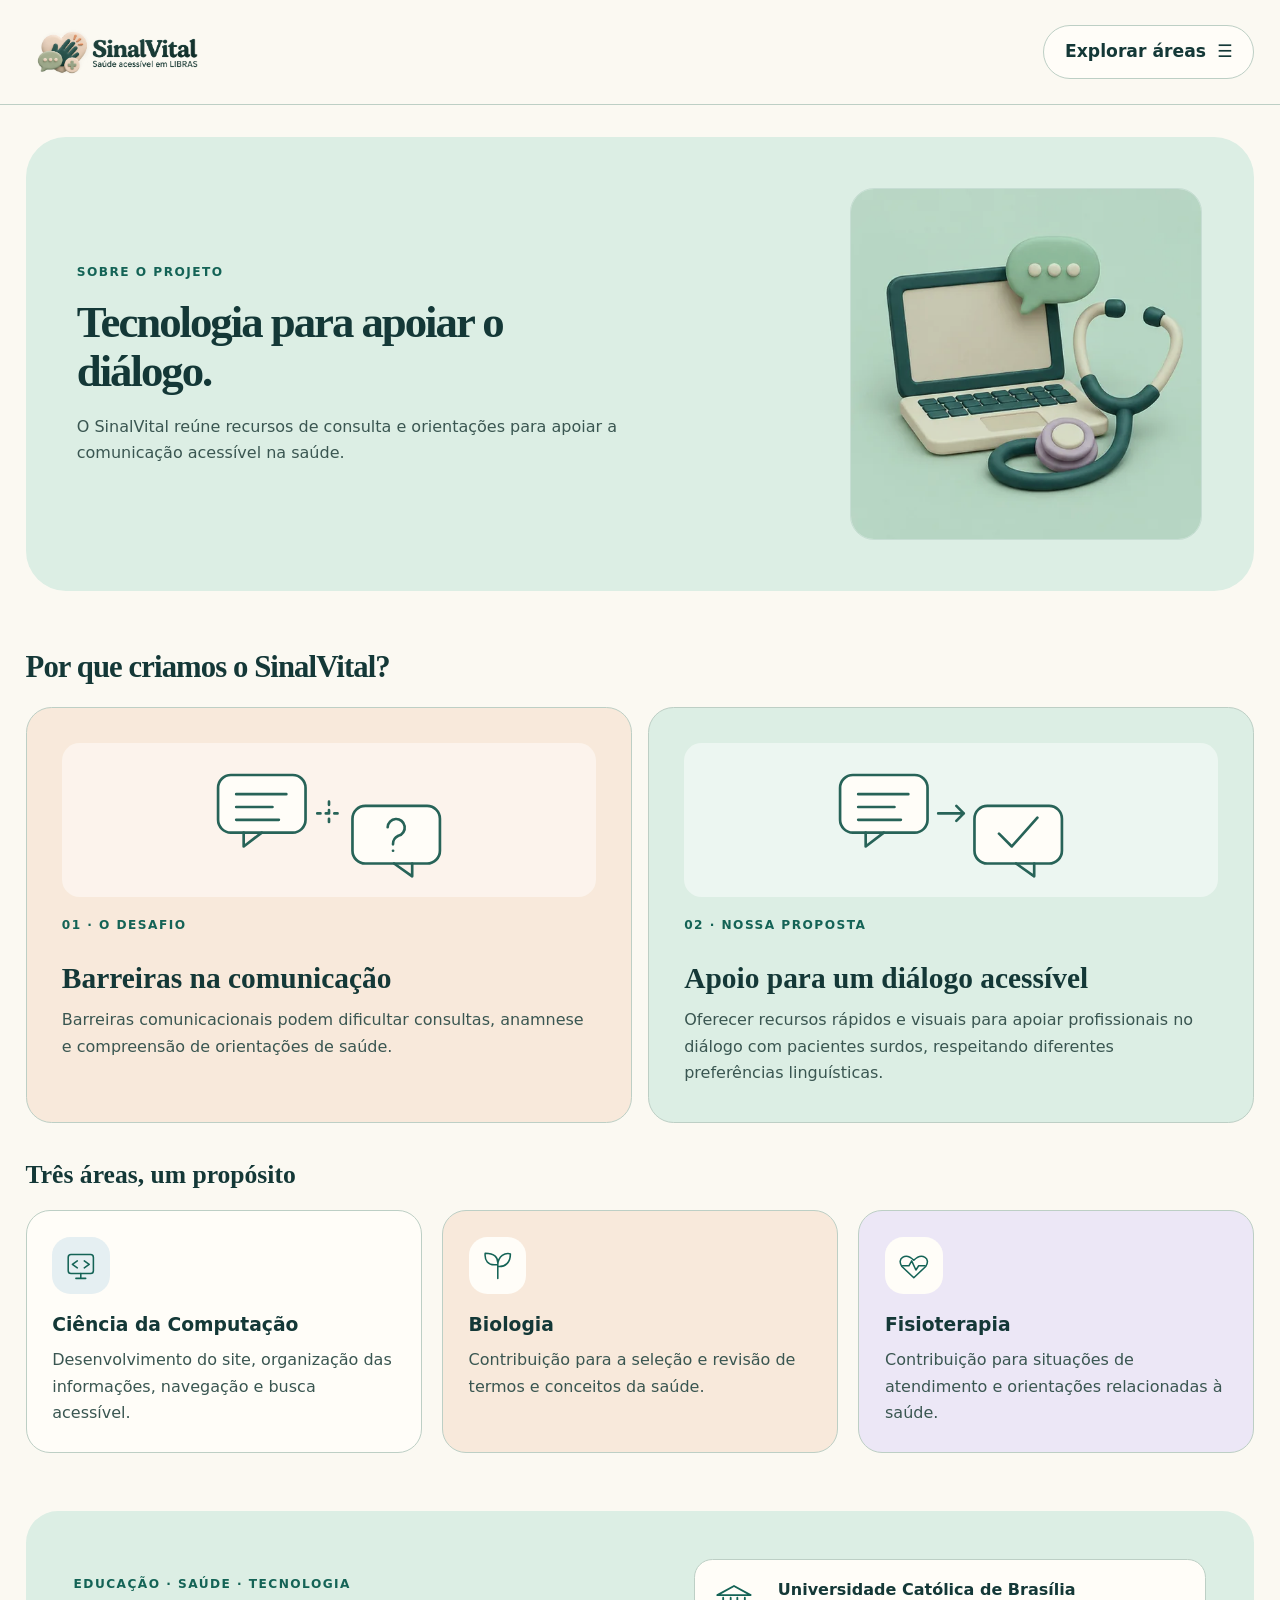
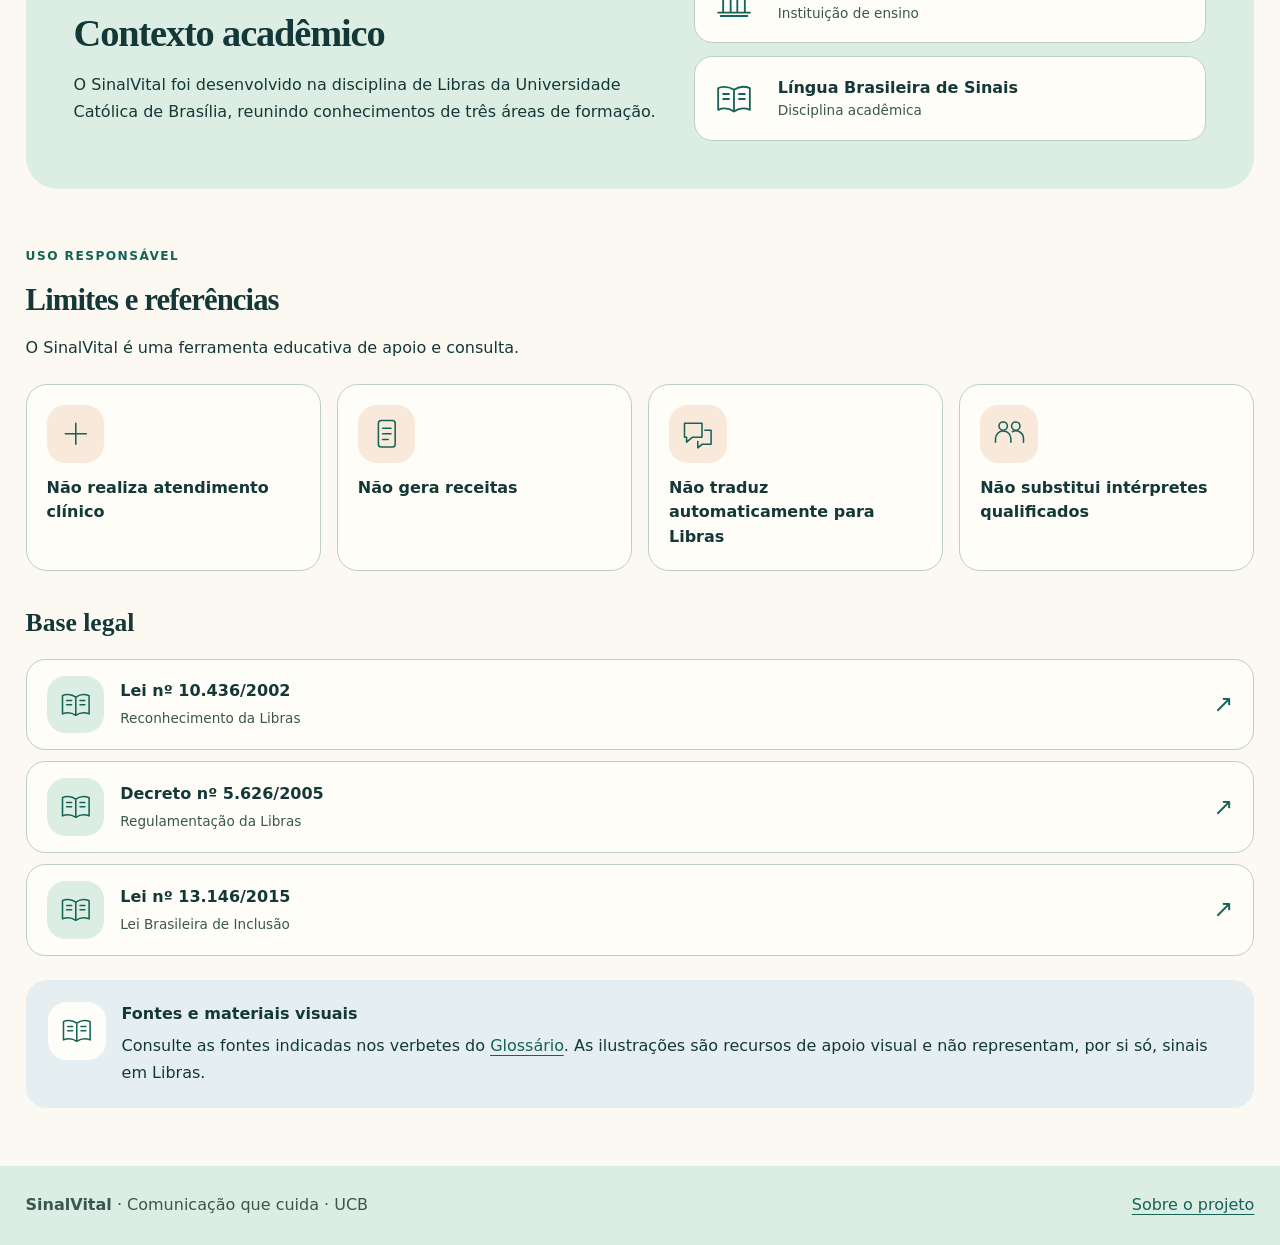
<file: pages/sobre.html>
<!doctype html>
<html lang="pt-BR"><head>
<meta charset="utf-8"><meta name="viewport" content="width=device-width,initial-scale=1">
<meta name="theme-color" content="#fbf9f2"><meta name="description" content="SinalVital: consulta rápida e recursos visuais para comunicação acessível na saúde.">
<title>Sobre | SinalVital</title>
<link rel="icon" type="image/png" href="../assets/img/favicon-sinalvital.png">
<link rel="apple-touch-icon" href="../assets/img/favicon-sinalvital.png">
<link rel="stylesheet" href="../assets/css/global.css"><link rel="stylesheet" href="../assets/css/components.css"><link rel="stylesheet" href="../assets/css/pages/site.css"><link rel="stylesheet" href="../assets/css/editorial-wide.css">
<link rel="stylesheet" href="../assets/css/pages/sobre.css">
<script defer src="../assets/js/navigation.js"></script>
</head><body><a class="skip-link" href="#conteudo">Ir para o conteúdo principal</a>
<header class="site-header"><div class="wrap header-inner">
<a class="brand" href="../index.html" aria-label="SinalVital — ir para página inicial"><img class="brand-logo" src="../assets/img/logo-sinalvital-libras.png" width="367" height="76" alt="SinalVital — Saúde acessível em LIBRAS"></a>
<details class="site-menu"><summary aria-label="Explorar áreas do site"><span class="menu-word">Explorar áreas</span><span aria-hidden="true">☰</span></summary>
<nav class="site-menu-panel" aria-label="Áreas do SinalVital">
<div><strong>ATENDIMENTO</strong><a href="../pages/atendimento.html" >Atendimento</a><a href="../pages/orientacoes.html" >Orientações acessíveis</a></div>
<div><strong>RECURSOS</strong><a href="../pages/glossario.html" >Glossário</a><a href="../pages/conhecer.html" >Conhecer</a></div>
<div><strong>PROJETO</strong><a href="../pages/sobre.html" aria-current="page">Sobre o projeto</a></div>
</nav></details></div></header>
<main id="conteudo" class="wrap" tabindex="-1"><section class="simple-hero"><div><p class="eyebrow">SOBRE O PROJETO</p><h1>Tecnologia para apoiar o diálogo.</h1><p class="lead">O SinalVital reúne recursos de consulta e orientações para apoiar a comunicação acessível na saúde.</p></div><img src="../assets/img/sobre-colaboracao.webp" alt="" width="720" height="480" decoding="async"></section><section class="content-section"><h2>Por que criamos o SinalVital?</h2><div class="about-purpose">
<article class="purpose-card purpose-challenge"><div class="purpose-art" aria-hidden="true"><svg viewBox="0 0 240 115" fill="none" stroke="currentColor" stroke-width="2.5" stroke-linecap="round" stroke-linejoin="round"><rect x="16" y="15" width="82" height="54" rx="12" fill="#fffdf8"/><path d="M40 69v13l17-13M33 33h47M33 45h34M33 57h40"/><rect x="142" y="44" width="82" height="54" rx="12" fill="#fffdf8"/><path d="M198 98v12l-17-12"/><path d="M175 64a8 8 0 1 1 10 8c-4 2-5 4-5 8M180 86h.1"/><path d="M109 51h22m-11-11v22" stroke-dasharray="3 5"/></svg></div><p class="eyebrow">01 · O DESAFIO</p><h3>Barreiras na comunicação</h3><p>Barreiras comunicacionais podem dificultar consultas, anamnese e compreensão de orientações de saúde.</p></article>
<article class="purpose-card purpose-solution"><div class="purpose-art" aria-hidden="true"><svg viewBox="0 0 240 115" fill="none" stroke="currentColor" stroke-width="2.5" stroke-linecap="round" stroke-linejoin="round"><rect x="16" y="15" width="82" height="54" rx="12" fill="#fffdf8"/><path d="M40 69v13l17-13M33 33h47M33 45h34M33 57h40"/><rect x="142" y="44" width="82" height="54" rx="12" fill="#fffdf8"/><path d="M198 98v12l-17-12M165 70l12 12 24-27"/><path d="M108 51h24m-7-7 7 7-7 7"/></svg></div><p class="eyebrow">02 · NOSSA PROPOSTA</p><h3>Apoio para um diálogo acessível</h3><p>Oferecer recursos rápidos e visuais para apoiar profissionais no diálogo com pacientes surdos, respeitando diferentes preferências linguísticas.</p></article>
</div><h3 class="about-subtitle">Três áreas, um propósito</h3><div class="three-grid"><article class="info-card about-course"><div class="about-icon"><svg aria-hidden="true" viewBox="0 0 48 48" fill="none" stroke="currentColor" stroke-width="2.2" stroke-linecap="round" stroke-linejoin="round"><rect x="6" y="8" width="36" height="27" rx="4"/><path d="m19 17-7 5 7 5m10-10 7 5-7 5M17 42h14m-7-7v7"/></svg></div><h3>Ciência da Computação</h3><p>Desenvolvimento do site, organização das informações, navegação e busca acessível.</p></article><article class="info-card about-course"><div class="about-icon"><svg aria-hidden="true" viewBox="0 0 48 48" fill="none" stroke="currentColor" stroke-width="2.2" stroke-linecap="round" stroke-linejoin="round"><path d="M24 42V22C9 25 5 15 6 6c13 0 19 6 18 16C25 10 34 5 42 7c0 12-7 19-18 18"/></svg></div><h3>Biologia</h3><p>Contribuição para a seleção e revisão de termos e conceitos da saúde.</p></article><article class="info-card about-course"><div class="about-icon"><svg aria-hidden="true" viewBox="0 0 48 48" fill="none" stroke="currentColor" stroke-width="2.2" stroke-linecap="round" stroke-linejoin="round"><path d="M24 41 7 25C-1 14 12 4 24 16 36 4 49 14 41 25Z"/><path d="M8 24h9l4-7 6 13 4-6h9"/></svg></div><h3>Fisioterapia</h3><p>Contribuição para situações de atendimento e orientações relacionadas à saúde.</p></article></div></section>
<section class="content-section" aria-labelledby="contexto"><div class="about-academic"><div><p class="eyebrow">EDUCAÇÃO · SAÚDE · TECNOLOGIA</p><h2 id="contexto">Contexto acadêmico</h2><p>O SinalVital foi desenvolvido na disciplina de Libras da Universidade Católica de Brasília, reunindo conhecimentos de três áreas de formação.</p></div><div class="about-academic-facts"><div><svg aria-hidden="true" viewBox="0 0 48 48" fill="none" stroke="currentColor" stroke-width="2.2" stroke-linecap="round" stroke-linejoin="round"><path d="M4 17 24 6l20 11H4Zm4 25h32M11 20v17m9-17v17m8-17v17m9-17v17M5 38h38"/></svg><strong>Universidade Católica de Brasília</strong><span>Instituição de ensino</span></div><div><svg aria-hidden="true" viewBox="0 0 48 48" fill="none" stroke="currentColor" stroke-width="2.2" stroke-linecap="round" stroke-linejoin="round"><path d="M24 13C17 8 8 9 5 11v26c7-3 13-2 19 2 6-4 12-5 19-2V11c-7-3-13-2-19 2v26"/><path d="M11 18h7m-7 6h7m12-6h7m-7 6h7"/></svg><strong>Língua Brasileira de Sinais</strong><span>Disciplina acadêmica</span></div></div></div></section>
<section class="content-section" aria-labelledby="limites"><p class="eyebrow">USO RESPONSÁVEL</p><h2 id="limites">Limites e referências</h2><p>O SinalVital é uma ferramenta educativa de apoio e consulta.</p><div class="about-limits"><div class="about-limit"><div class="about-icon"><svg aria-hidden="true" viewBox="0 0 48 48" fill="none" stroke="currentColor" stroke-width="2.2" stroke-linecap="round" stroke-linejoin="round"><path d="M24 9v30M9 24h30"/></svg></div><strong>Não realiza atendimento clínico</strong></div><div class="about-limit"><div class="about-icon"><svg aria-hidden="true" viewBox="0 0 48 48" fill="none" stroke="currentColor" stroke-width="2.2" stroke-linecap="round" stroke-linejoin="round"><rect x="12" y="5" width="24" height="38" rx="4"/><path d="M18 16h12m-12 8h12m-12 8h8"/></svg></div><strong>Não gera receitas</strong></div><div class="about-limit"><div class="about-icon"><svg aria-hidden="true" viewBox="0 0 48 48" fill="none" stroke="currentColor" stroke-width="2.2" stroke-linecap="round" stroke-linejoin="round"><path d="M5 9h25v20H16l-8 7v-7H5zM34 19h9v20H30l-6 5v-9"/></svg></div><strong>Não traduz automaticamente para Libras</strong></div><div class="about-limit"><div class="about-icon"><svg aria-hidden="true" viewBox="0 0 48 48" fill="none" stroke="currentColor" stroke-width="2.2" stroke-linecap="round" stroke-linejoin="round"><circle cx="16" cy="13" r="6"/><circle cx="34" cy="13" r="6"/><path d="M5 36v-5a11 11 0 0 1 22 0v5m2-15a11 11 0 0 1 16 10v5"/></svg></div><strong>Não substitui intérpretes qualificados</strong></div></div><h3 class="about-subtitle">Base legal</h3><div class="about-refs"><a class="about-ref" href="https://www.planalto.gov.br/ccivil_03/leis/2002/l10436.htm"><div class="about-icon"><svg aria-hidden="true" viewBox="0 0 48 48" fill="none" stroke="currentColor" stroke-width="2.2" stroke-linecap="round" stroke-linejoin="round"><path d="M24 13C17 8 8 9 5 11v26c7-3 13-2 19 2 6-4 12-5 19-2V11c-7-3-13-2-19 2v26"/><path d="M11 18h7m-7 6h7m12-6h7m-7 6h7"/></svg></div><div><strong>Lei nº 10.436/2002</strong><span>Reconhecimento da Libras</span></div><span aria-hidden="true" class="about-arrow">↗</span></a><a class="about-ref" href="https://www.planalto.gov.br/ccivil_03/_ato2004-2006/2005/decreto/d5626.htm"><div class="about-icon"><svg aria-hidden="true" viewBox="0 0 48 48" fill="none" stroke="currentColor" stroke-width="2.2" stroke-linecap="round" stroke-linejoin="round"><path d="M24 13C17 8 8 9 5 11v26c7-3 13-2 19 2 6-4 12-5 19-2V11c-7-3-13-2-19 2v26"/><path d="M11 18h7m-7 6h7m12-6h7m-7 6h7"/></svg></div><div><strong>Decreto nº 5.626/2005</strong><span>Regulamentação da Libras</span></div><span aria-hidden="true" class="about-arrow">↗</span></a><a class="about-ref" href="https://www.planalto.gov.br/ccivil_03/_ato2015-2018/2015/lei/l13146.htm"><div class="about-icon"><svg aria-hidden="true" viewBox="0 0 48 48" fill="none" stroke="currentColor" stroke-width="2.2" stroke-linecap="round" stroke-linejoin="round"><path d="M24 13C17 8 8 9 5 11v26c7-3 13-2 19 2 6-4 12-5 19-2V11c-7-3-13-2-19 2v26"/><path d="M11 18h7m-7 6h7m12-6h7m-7 6h7"/></svg></div><div><strong>Lei nº 13.146/2015</strong><span>Lei Brasileira de Inclusão</span></div><span aria-hidden="true" class="about-arrow">↗</span></a></div><div class="about-note"><div class="about-icon"><svg aria-hidden="true" viewBox="0 0 48 48" fill="none" stroke="currentColor" stroke-width="2.2" stroke-linecap="round" stroke-linejoin="round"><path d="M24 13C17 8 8 9 5 11v26c7-3 13-2 19 2 6-4 12-5 19-2V11c-7-3-13-2-19 2v26"/><path d="M11 18h7m-7 6h7m12-6h7m-7 6h7"/></svg></div><div><strong>Fontes e materiais visuais</strong><p>Consulte as fontes indicadas nos verbetes do <a href="glossario.html">Glossário</a>. As ilustrações são recursos de apoio visual e não representam, por si só, sinais em Libras.</p></div></div></section></main>
<footer class="site-footer"><div class="wrap footer-inner"><p><strong>SinalVital</strong> · Comunicação que cuida · UCB</p><a href="../pages/sobre.html">Sobre o projeto</a></div></footer></body></html>
</file>
<file: assets/css/global.css>
:root {
  color-scheme: light;
  --ink: #143837;
  --muted: #3a5651;
  --accent: #146356;
  --paper: #fbf9f2;
  --mint: #dceee4;
  --line: #bdcfc5;
  --lilac: #ece7f6;
  --peach: #f8e9db;
  --mist: #e5eff2;
  --surface: #fffdf8;
  --font-body: system-ui, sans-serif;
  --font-display: Georgia, "Times New Roman", serif;
  --container-max: 76rem;
  --container-gutter: 2.5rem;
  --content-measure: 65ch;
  --control-height: 2.75rem;
  --panel-radius: 1.35rem;

  font-family: var(--font-body);
  color: var(--ink);
  background: var(--paper);
  line-height: 1.55;
}

*, *::before, *::after { box-sizing: border-box; }
body, h1, h2, h3, p { margin: 0; }
a { color: var(--accent); text-underline-offset: .22em; }
:focus-visible { outline: 3px solid var(--accent); outline-offset: 4px; }
[tabindex="-1"] { scroll-margin-top: 1.25rem; }

h2, .page-title { font-size: clamp(1.5rem, 3vw, 2rem); line-height: 1.2; letter-spacing: -.03em; }

.wrap {
  width: min(var(--container-max), calc(100% - var(--container-gutter)));
  margin-inline: auto;
}

@media (max-width: 47.99rem) {
  :root { --container-gutter: 2rem; }
  .wrap { width: calc(100% - var(--container-gutter)); }
}

[hidden] { display: none !important; }

.skip-link {
  position: absolute;
  z-index: 2;
  inset: .5rem auto auto .5rem;
  padding: .75rem 1rem;
  background: white;
  transform: translateY(-200%);
}

.skip-link:focus { transform: none; }

.visually-hidden {
  position: absolute;
  width: 1px;
  height: 1px;
  padding: 0;
  overflow: hidden;
  clip-path: inset(50%);
  white-space: nowrap;
}

@keyframes sinalvital-enter {
  from { opacity: 0; transform: translateY(.4rem); }
  to { opacity: 1; transform: translateY(0); }
}
</file>
<file: assets/css/components.css>
.site-header { background: var(--surface); border-bottom: 1px solid var(--line); }
.header-inner { display: flex; justify-content: space-between; align-items: center; gap: 1rem; min-height: 4.5rem; }
.brand { font-size: 1.55rem; font-weight: 800; letter-spacing: -.055em; text-decoration: none; color: var(--ink); }
.brand span { color: var(--accent); }
.desktop-nav { display: flex; align-items: center; gap: clamp(.7rem, 2vw, 1.75rem); }
.mobile-nav { display: none; }
nav a, .disclosure > summary, .journey-explore > summary { color: var(--ink); font-weight: 650; }
nav a { text-decoration: none; }
nav a:hover, nav a[aria-current="page"], .disclosure[data-current] > summary { text-decoration: underline; }
.disclosure { position: relative; }
.disclosure > summary, .journey-explore > summary { cursor: pointer; padding: .65rem .8rem; border-radius: .6rem; background: var(--mint); }
.menu-panel {
  position: absolute;
  z-index: 1;
  inset: calc(100% + .55rem) 0 auto auto;
  width: max-content;
  max-width: calc(100vw - 2.5rem);
  padding: .35rem;
  border: 1px solid var(--line);
  border-radius: .8rem;
  background: white;
  box-shadow: 0 .5rem 1.5rem #173b361a;
}
.menu-panel a { display: block; padding: .6rem .8rem; border-radius: .5rem; }
.menu-panel a:hover, .menu-panel a[aria-current="page"] { background: var(--mint); }

@media (max-width: 52rem) {
  .desktop-nav { display: none; }
  .mobile-nav { display: block; }
}

.site-footer { background: var(--mint); margin-top: 1rem; }
.footer-inner { display: flex; flex-wrap: wrap; justify-content: space-between; gap: .5rem 1rem; padding-block: 1.25rem; }
.site-footer p { color: var(--muted); }

.module { border: 0; padding-block: clamp(1.5rem, 4vw, 3.5rem); }
.module > p:first-of-type { font-size: 1.1rem; }

.module p { max-width: var(--content-measure); color: var(--muted); margin-block: .65rem; }

.module .page-title {
  font-family: var(--font-display);
  font-size: clamp(2.25rem, 4.5vw, 3.9rem);
}

.related { display: flex; flex-wrap: wrap; gap: .5rem 1.25rem; list-style: none; padding: 0; margin: .75rem 0 0; }

.cards { display: grid; grid-template-columns: repeat(2, minmax(0, 1fr)); gap: .9rem; list-style: none; padding: 0; margin: 1rem 0 0; }
.card {
  display: grid;
  grid-template-columns: auto minmax(0, 1fr) auto;
  align-items: center;
  gap: .9rem;
  height: 100%;
  padding: 1.15rem;
  border: 1px solid var(--line);
  border-radius: 1rem;
  background: white;
  color: var(--ink);
  text-decoration: none;
  transition: background-color .16s ease, border-color .16s ease;
}
.card:hover, .card:focus-visible { background: #eef7ef; border-color: var(--accent); }
.card-icon {
  display: grid;
  place-items: center;
  width: 2.8rem;
  aspect-ratio: 1;
  border-radius: .8rem;
  background: var(--mint);
  color: var(--accent);
  font-size: 1.2rem;
}
.card h3 { font-size: 1.08rem; }
.card p { color: var(--muted); margin-top: .2rem; font-size: .95rem; }
.arrow { font-size: 1.3rem; color: var(--accent); }

.card-icon svg { width: 1.55rem; height: 1.55rem; }

@media (max-width: 40rem) {
  .cards { grid-template-columns: 1fr; }
  .card { padding: .85rem; gap: .6rem; }
}

@media (prefers-reduced-motion: reduce) {
  .card { transition: none; }
}

.journey-steps button,
.journey-button {
  min-height: var(--control-height);
  border: 1px solid var(--accent);
  border-radius: .65rem;
  padding: .6rem .85rem;
  font: inherit;
  font-weight: 700;
  cursor: pointer;
}

.journey-steps button:focus-visible,
.journey-button:focus-visible,
.journey-explore summary:focus-visible { outline-color: var(--ink); }

.journey-button { background: var(--accent); color: white; }
.journey-button:hover { background: var(--ink); }
.journey-button-secondary { background: white; color: var(--ink); }
.journey-button-secondary:hover:not(:disabled) { background: var(--mint); }
.journey-button:disabled { opacity: .55; cursor: default; }

.journey-explore { margin-top: 1.15rem; border: 1px solid var(--line); border-radius: .8rem; }
.journey-explore > div { padding: 0 .85rem .75rem; }

.journey-scenario {
  margin-top: 1.15rem;
  padding: clamp(.85rem, 2vw, 1.35rem);
  border: 1px solid var(--line);
  border-radius: .9rem;
  background: var(--paper);
}
.journey-scenario fieldset { padding: 0; border: 0; margin: 0 0 .8rem; min-width: 0; }
.journey-scenario legend { font-weight: 750; padding: 0; }
.journey-scenario label {
  display: flex;
  align-items: flex-start;
  gap: .55rem;
  margin-top: .55rem;
  padding: .6rem .75rem;
  border: 1px solid var(--line);
  border-radius: .6rem;
  background: white;
  cursor: pointer;
}
.journey-scenario label:has(:checked) { border-color: var(--accent); background: var(--mint); }
.journey-scenario label:focus-within { outline: 2px solid var(--accent); outline-offset: 2px; }
.journey-scenario input { flex: none; margin: .3em 0 0; accent-color: var(--accent); }

@media (prefers-reduced-motion: no-preference) {
  .journey-explore[open] > div { animation: sinalvital-enter .24s ease-out; }
}

.practice-grid {
  display: grid;
  grid-template-columns: repeat(3, minmax(0, 1fr));
  gap: 1rem;
  margin-block: 1.75rem;
}

.practice-grid article, .video-grid article, .feature, .quiz-shell {
  border: 1px solid var(--line);
  border-radius: var(--panel-radius);
  background: var(--surface);
}
.practice-grid article, .video-grid article > div, .feature > div, .quiz-shell { padding: clamp(1rem, 3vw, 1.75rem); }

.practice-grid article:nth-child(3n+2) { background: var(--mint); }
.practice-grid article:nth-child(3n+3) { background: var(--lilac); }
.feature {
  display: grid;
  grid-template-columns: minmax(0, 1.5fr) minmax(0, 1fr);
  margin-block: 1.75rem;
}

.feature > img { height: 100%; max-height: 38rem; border-radius: 0 var(--panel-radius) var(--panel-radius) 0; }

.art-intro {
  display: grid;
  grid-template-columns: minmax(0, 1fr) minmax(0, .62fr);
  align-items: center;
  gap: clamp(1rem, 3vw, 2rem);
  background: var(--mint);
  border-radius: 1.5rem;
  padding: clamp(1.25rem, 4vw, 3rem);
}
.art-intro img, .alphabet-art {
  display: block;
  width: 100%;
  height: auto;
  max-height: 15rem;
  object-fit: contain;
  mix-blend-mode: multiply;
}
.art-intro p { margin-bottom: 0; font-size: 1.1rem; }

@media (max-width: 47.99rem) {
  .art-intro { grid-template-columns: minmax(0, 1fr); }
  .art-intro img { max-height: 11rem; }
  .feature, .practice-grid { grid-template-columns: 1fr; }
  .feature > img { max-height: 16rem; border-radius: 0 0 var(--panel-radius) var(--panel-radius); }
}

/* SinalVital — navegação compacta */
.brand {display:inline-flex;align-items:center;gap:.65rem;font-size:1.15rem;letter-spacing:-.025em;line-height:1.12}
.brand small {display:block;color:var(--muted);font-size:.67rem;letter-spacing:.015em;margin-top:.2rem;font-weight:500}
.brand-mark {display:grid;place-items:center;background:var(--accent);color:#fff;border-radius:.7rem;width:2.55rem;height:2.55rem;font-family:Georgia,serif;font-size:1.45rem}
.site-header {position:relative;z-index:10;background:var(--paper)}
.site-menu {position:relative}
.site-menu summary {list-style:none;display:flex;align-items:center;gap:.75rem;border:1px solid var(--line);border-radius:999px;min-height:2.75rem;padding:.55rem 1rem;cursor:pointer;font-weight:650;background:var(--surface)}
.site-menu summary::-webkit-details-marker{display:none}
.site-menu summary:hover,.site-menu[open] summary {background:var(--mint)}
.site-menu-panel {position:absolute;z-index:20;top:calc(100% + .6rem);right:0;width:min(43rem,calc(100vw - 2rem));display:grid;grid-template-columns:repeat(3,minmax(0,1fr));gap:1.3rem;background:var(--surface);border:1px solid var(--line);border-radius:1.3rem;padding:1.45rem;box-shadow:0 1rem 2.5rem #14383721}
.site-menu-panel strong{font-size:.73rem;letter-spacing:.09em;color:var(--muted)}
.site-menu-panel a{display:block;margin-top:.65rem;padding:.42rem .35rem;border-radius:.45rem}
.site-menu-panel a:hover,.site-menu-panel a[aria-current=page]{background:var(--mint);text-decoration:none}
@media(max-width:40rem){.site-menu-panel{grid-template-columns:1fr;width:min(20rem,calc(100vw - 2rem));max-height:75vh;overflow-y:auto;gap:.9rem}.menu-word{font-size:.86rem}}
.button-link,.outline-button,.home-search button,.sim-actions button{display:inline-flex;align-items:center;justify-content:center;min-height:2.75rem;padding:.65rem 1.1rem;border-radius:.75rem;font:inherit;font-weight:700;text-decoration:none;cursor:pointer;background:var(--accent);color:white;border:1px solid var(--accent)}
.outline-button,.button-link.secondary{background:var(--surface);color:var(--ink);border-color:var(--line)}
.outline-button:hover,.button-link.secondary:hover{background:var(--mint)}
button:disabled{opacity:.6;cursor:not-allowed}
.eyebrow{font-weight:800;color:var(--accent);letter-spacing:.12em;font-size:.76rem;margin-bottom:1rem}
.section-note{color:var(--muted);margin-top:.65rem}
.quiet-banner{background:var(--mint);border-radius:1.6rem;padding:clamp(1.4rem,3vw,2.5rem);display:flex;align-items:center;justify-content:space-between;gap:1rem;margin-block:3rem}
.quiet-banner h2{font-family:var(--font-display)}.quiet-banner p{max-width:58ch;margin-top:.5rem}
@media(max-width:40rem){.quiet-banner{flex-direction:column;align-items:flex-start}}

/* v1.1 — real, consistently visible brand mark */
.brand-mark { display:block; flex:none; width:2.55rem; height:2.55rem; border-radius:.7rem; object-fit:contain; background:var(--accent); }
.brand > span { color:var(--ink); }
.brand > span > span { color:var(--accent); }


/* v1.4 — logo completa no cabeçalho */
.brand {display:inline-flex;align-items:center;gap:0;text-decoration:none}
.brand-logo {display:block;width:auto;height:3rem;max-width:min(17rem,40vw);object-fit:contain}
@media (max-width:47.99rem){.brand-logo{height:2.45rem;max-width:60vw}}


/* SinalVital — cabeçalho mais legível (revisão 26/11/2026)
   Seletores mais específicos para manter os tamanhos mesmo quando
   editorial-wide.css é carregado após components.css. */
.site-header .header-inner {
  min-height: 6.5rem;
  gap: clamp(.75rem, 2vw, 1.5rem);
}
.site-header .brand {
  min-width: 0;
  flex-shrink: 1;
}
.site-header .brand-logo {
  display: block;
  height: clamp(3.8rem, 4.5vw, 4.7rem);
  width: auto;
  max-width: min(22rem, 50vw);
  object-fit: contain;
}
.site-header .site-menu summary {
  min-height: 3.35rem;
  padding: .85rem 1.3rem;
  gap: .7rem;
  font-size: 1.075rem;
  line-height: 1.25;
  font-weight: 700;
  white-space: nowrap;
}
.site-header .site-menu .menu-word {
  font-size: inherit;
}
@media (max-width: 47.99rem) {
  .site-header .header-inner { min-height: 5.4rem; }
  .site-header .brand-logo {
    height: 3.2rem;
    max-width: min(12rem, 51vw);
  }
  .site-header .site-menu summary {
    min-height: 3rem;
    padding: .65rem .85rem;
    gap: .45rem;
    font-size: 1rem;
  }
}
@media (max-width: 22rem) {
  .site-header .brand-logo {
    height: 2.8rem;
    max-width: 45vw;
  }
  .site-header .site-menu summary {
    padding-inline: .55rem;
    font-size: .95rem;
  }
}
</file>
<file: assets/css/editorial-wide.css>
/* SinalVital v1.2 — layout editorial amplo e acessível.
   Mantém as funcionalidades de v1.1; altera somente a composição visual. */
:root {
  --container-max: 88rem;
  --container-gutter: clamp(1.5rem, 4vw, 5rem);
  --content-measure: 66ch;
}

/* O conteúdo aproveita a janela; o texto continua com largura confortável. */
.wrap { width: min(var(--container-max), calc(100% - var(--container-gutter))); }
.site-header { background: var(--paper); }
.header-inner { min-height: 5.25rem; }
.brand { font-size: clamp(1.25rem, 1.55vw, 1.65rem); }
.brand-mark { width: 3.1rem; height: 3.1rem; }
.site-menu summary { padding-inline: 1.2rem; }


.paths { margin-bottom: clamp(2rem, 4vw, 4rem); }
.paths .cards { gap: clamp(.85rem, 1.6vw, 1.5rem); margin-top: 1.5rem; }
.paths .card { min-height: clamp(12rem, 15vw, 16rem); padding: clamp(1.25rem, 2vw, 2.2rem); border-radius: 2rem; }
.paths .card h3 { font-size: clamp(1.55rem, 2.3vw, 2.45rem); }
.paths .card p { max-width: 25ch; }
.paths .path-art { border-radius: 1.8rem; }
.quiet-banner { padding: clamp(1.7rem, 3.2vw, 3.2rem); margin-block: 3.5rem 4rem; }

/* Páginas internas recebem a mesma amplitude da Home. */
.simple-hero {
  display: grid;
  grid-template-columns: minmax(0, 1.35fr) minmax(0, .65fr);
  align-items: center;
  gap: clamp(1.5rem, 3vw, 3rem);
  min-height: 24rem;
  padding: clamp(2rem, 4vw, 3.5rem);
  margin-block: 2rem 3rem;
  border-radius: 2.5rem;
}
.simple-hero h1 {
  max-width: 22ch;
  font-size: clamp(2.5rem, 3.5vw, 4.25rem);
  line-height: 1.1;
}
.simple-hero .lead {
  max-width: 55ch;
  font-size: clamp(1rem, 1.1vw, 1.2rem);
  line-height: 1.6;
}
.simple-hero img {
  display: block;
  width: min(100%, 22rem);
  height: auto;
  max-height: 22rem;
  object-fit: contain;
  justify-self: center;
  border-radius: var(--image-radius);
}
.content-section { margin-block: clamp(2.4rem, 4.5vw, 4.5rem); }
.content-section > h2 { font-family: var(--font-display); font-size: clamp(1.85rem, 2.4vw, 2.6rem); }
.three-grid { gap: clamp(1rem, 1.6vw, 1.8rem); }
.info-card { padding: clamp(1.3rem, 2vw, 2.2rem); min-height: 12rem; }
.split-block { gap: clamp(1.5rem, 3.5vw, 4rem); padding: clamp(1.5rem, 3.3vw, 3.8rem); }
.sim-box { max-width: 85rem; }
.example-sheet { max-width: 74rem; margin-inline: auto; }
.glossary-toolbar { padding: clamp(1.3rem, 2vw, 2rem); gap: 1.5rem; }
.term-grid { gap: clamp(.8rem, 1.3vw, 1.3rem); }
.term-card { padding: clamp(1.15rem, 1.6vw, 1.6rem); min-height: 12rem; }
.glossary-layout:has(.term-detail:not([hidden])) { grid-template-columns: minmax(0, 1.5fr) minmax(20rem, .9fr); }
.term-detail { padding: clamp(1.4rem, 2vw, 2.2rem); }
.footer-inner { padding-block: 1.7rem; }

/* 1080–1439 px: cartões em duas colunas, textos sem aperto. */
@media (min-width: 90rem) {
  .paths .cards { grid-template-columns: repeat(4, minmax(0, 1fr)); }
  .paths li, .paths li:nth-child(4n+1), .paths li:nth-child(4n+4) { grid-column: auto; }
  .paths .card { display: flex; flex-direction: column; justify-content: space-between; gap: 1.15rem; }
  .paths .card > div { align-self: stretch; }
  .paths .card h3 { font-size: clamp(1.55rem, 1.8vw, 2rem); }
  .paths .path-art { width: 100%; max-height: 11rem; object-fit: contain; }
}
@media (min-width: 75rem) and (max-width: 89.99rem) {
  .paths .cards { grid-template-columns: repeat(2, minmax(0, 1fr)); }
  .paths li, .paths li:nth-child(4n+1), .paths li:nth-child(4n+4) { grid-column: auto; }
}
@media (max-width: 74.99rem) {
  .paths .cards { grid-template-columns: repeat(2, minmax(0, 1fr)); }
  .paths li, .paths li:nth-child(4n+1), .paths li:nth-child(4n+4) { grid-column: auto; }
}
@media (max-width: 60rem) {
  .glossary-layout:has(.term-detail:not([hidden])) { grid-template-columns: 1fr; }
}
@media (max-width: 47.99rem) {
  :root { --container-gutter: 2rem; }
  .header-inner { min-height: 4.4rem; }
  .brand { font-size: 1.12rem; }
  .brand-mark { height: 2.65rem; width: 2.65rem; }
  .simple-hero {
    grid-template-columns: 1fr;
    min-height: auto;
    padding: 1.5rem;
    gap: 1.5rem;
    border-radius: 1.75rem;
  }
  .simple-hero h1 { font-size: clamp(2.2rem, 8vw, 3.25rem); }
  .simple-hero img {
    width: min(100%, 18rem);
    height: auto;
    max-height: 18rem;
    justify-self: center;
  }
  .paths .cards { grid-template-columns: 1fr; }
  .paths li, .paths li:nth-child(4n+1), .paths li:nth-child(4n+4) { grid-column: 1; }
  .paths .card { min-height: 10rem; }
  .content-section { margin-block: 2rem; }
  .quiet-banner { margin-block: 2rem 2.5rem; }
}
@media (max-width: 24rem) {
  :root { --container-gutter: 1.25rem; }
  .site-menu summary { padding-inline: .65rem; gap: .35rem; }
  .brand small { font-size: .6rem; }
}
@media print {
  .wrap { width: 100%; }
  .example-sheet { max-width: none; }
}


/* Mantém a simulação de anamnese centralizada. */
#anamnese .sim-box { width: min(100%, 67rem); max-width: 67rem; margin: 1.5rem auto 0; }
#anamnese > .smallprint { max-width: 67rem; margin-inline: auto; }

/* Acabamento consistente das ilustrações nas páginas internas.
   border-radius arredonda; border aplica o contorno. */
:root { --image-radius: 1.5rem; }
.simple-hero img, .split-block img, .art-intro img, .alphabet-art,
.paths .path-art, .term-detail img, .glossary-panel img {
  display: block; max-width: 100%; border-radius: var(--image-radius);
  border: 1px solid rgba(18, 81, 72, .10);
}
.term-detail img, .glossary-panel img {height: auto;}
.paths .path-art {border-color: rgba(18, 81, 72, .055);}
.brand-logo {border:0; border-radius:0;}
@media (max-width:47.99rem){:root{--image-radius:1.15rem;}}


/* Conhecer — imagem do bloco Alfabeto manual e vídeos.
   Preenche a coluna visual, com cantos arredondados. */
.split-block {
  grid-template-columns: minmax(0, 1.2fr) minmax(0, .8fr);
  align-items: stretch;
  overflow: hidden;
}

.split-block img {
  display: block;
  width: 100%;
  height: 100%;
  min-height: 300px;
  max-width: none;
  max-height: none;
  object-fit: cover;
  object-position: center;
  justify-self: stretch;
  border: none;
  border-radius: var(--image-radius);
  mix-blend-mode: normal;
}

@media (max-width: 47.99rem) {
  .split-block {
    grid-template-columns: 1fr;
  }
  .split-block img {
    height: 260px;
    min-height: 0;
  }
}
</file>
<file: assets/css/pages/index.css>
/* SinalVital v1.8 — Home: layout único, sem regras legadas sobrepostas. */
.hero {
  display: grid;
  grid-template-columns: minmax(0, .95fr) minmax(0, 1.05fr);
  gap: clamp(.5rem, 1.6vw, 1.6rem);
  align-items: stretch;
  min-height: clamp(29rem, 38vw, 37rem);
  margin-block: clamp(1rem, 2.3vw, 2.4rem) clamp(2.5rem, 4vw, 4rem);
  padding: clamp(1.2rem, 2.2vw, 2rem);
  border-radius: clamp(1.4rem, 2.5vw, 2.3rem);
  background-color: #dae3d4;
  overflow: hidden;
}
.hero-copy {
  min-width: 0;
  align-self: center;
  padding: clamp(.8rem, 2.4vw, 2.5rem);
}
.hero h1 {
  max-width: 14ch;
  font-family: var(--font-display);
  font-size: clamp(2.8rem, 4.65vw, 5.6rem);
  letter-spacing: -.035em;
  line-height: 1.045;
}
.hero p {max-width: 39ch; margin-top: 1.05rem; color: var(--muted); font-size: clamp(1rem, 1.18vw, 1.22rem);}
.hero .hero-visual {
  width: 100%;
  min-width: 0;
  min-height: 24rem;
  align-self: stretch;
  background-image: url('../../img/home-hero-editorial.png');
  background-size: 140% auto;
  background-position: center bottom;
  background-repeat: no-repeat;
  border: 0;
  border-radius: 0;
  background-color: #dae3d4;
  box-shadow: none;
}

.home-search {margin-top: 1.5rem; max-width: 35rem;}
.home-search label {display:block; font-weight:750; margin-bottom:.5rem;}
.home-search-row {display:flex; gap:.55rem;}
.home-search input {min-width:0; min-height:3rem; width:100%; border:1px solid var(--line); border-radius:.7rem; padding:.7rem .85rem; font:inherit; background:var(--surface);}
.home-search button {flex:none;}
.paths {margin-bottom:clamp(2rem,4vw,4rem);}
.paths h2 {font-family:var(--font-display); letter-spacing:-.035em; font-size:clamp(2rem,4vw,3.3rem);}
.paths .cards {display:grid; grid-template-columns:repeat(12,minmax(0,1fr)); gap:clamp(.85rem,1.6vw,1.5rem); margin-top:1.5rem;}
.paths li {grid-column:span 5;}
.paths li:nth-child(4n+1),.paths li:nth-child(4n+4){grid-column:span 7;}
.paths .card {position:relative; min-height:clamp(12rem,15vw,16rem); display:grid; grid-template-columns:minmax(0,1fr) minmax(0,.95fr); align-items:center; isolation:isolate; overflow:hidden; padding:clamp(1.15rem,2vw,2.2rem); border-radius:2rem; background:var(--mint);}
.paths .card > div {grid-row:1; grid-column:1; align-self:center;}
.paths .card h3 {font-family:var(--font-display); font-size:clamp(1.55rem,2.3vw,2.45rem); line-height:1.12;}
.paths .card p {max-width:25ch; margin-top:.65rem;}
.paths li:nth-child(2) .card {background:var(--peach);}
.paths li:nth-child(3) .card {background:var(--lilac);}
.paths li:nth-child(4) .card {background:var(--mist);}
.paths .arrow {position:absolute; inset:auto 1rem .4rem auto;}
.paths .path-art {width:100%; min-height:7rem; height:auto; align-self:center; object-fit:contain;}
@media (min-width:90rem) {
  .paths .cards {grid-template-columns:repeat(4,minmax(0,1fr));}
  .paths li,.paths li:nth-child(4n+1),.paths li:nth-child(4n+4){grid-column:auto;}
  .paths .card {display:flex; flex-direction:column; justify-content:space-between; gap:1.15rem;}
  .paths .card > div {align-self:stretch;}
  .paths .card h3 {font-size:clamp(1.55rem,1.8vw,2rem);}
  .paths .path-art {width:100%; max-height:11rem;}
}
@media (min-width:75rem) and (max-width:89.99rem) {
  .paths .cards {grid-template-columns:repeat(2,minmax(0,1fr));}
  .paths li,.paths li:nth-child(4n+1),.paths li:nth-child(4n+4){grid-column:auto;}
}
@media (max-width:74.99rem) {
  .paths .cards {grid-template-columns:repeat(2,minmax(0,1fr));}
  .paths li,.paths li:nth-child(4n+1),.paths li:nth-child(4n+4){grid-column:auto;}
}
@media (max-width:63.99rem) {
  .hero {grid-template-columns:1fr; min-height:0; gap:.8rem;}
  .hero-copy {padding:clamp(.5rem,2vw,1.2rem);}
  .hero .hero-visual {min-height:0; aspect-ratio:21/9; background-color:transparent; background-size:contain;}
}
@media (max-width:47.99rem) {
  .hero {border-radius:1.7rem; padding:1.1rem;}
  .hero h1 {font-size:clamp(2.4rem,8.5vw,4.2rem);}
  .paths .cards {grid-template-columns:1fr;}
  .paths li,.paths li:nth-child(4n+1),.paths li:nth-child(4n+4){grid-column:1;}
  .paths .card {min-height:10rem;}
}
@media (max-width:40rem) {
  .home-search-row {flex-direction:column;}
  .hero .hero-visual {aspect-ratio:16/10; background-position:center;}
  .paths .card {grid-template-columns:minmax(0,1fr) minmax(0,.65fr);}
  .paths .path-art {min-height:0;}
}
@media (prefers-reduced-motion:no-preference) {
  .paths li {animation:sinalvital-enter .4s ease-out both;}
  .paths li:nth-child(2){animation-delay:.06s;}
  .paths li:nth-child(3){animation-delay:.12s;}
  .paths li:nth-child(4){animation-delay:.18s;}
  .paths .card{transition:transform .18s ease,box-shadow .18s ease;}
  .paths .card:hover{transform:translateY(-2px); box-shadow:0 .6rem 1.35rem #14383721;}
}
</file>
<file: assets/css/pages/site.css>
.simple-hero{display:grid;grid-template-columns:1.4fr .8fr;align-items:center;gap:2rem;background:var(--mint);border-radius:2rem;margin:1.4rem 0 2.5rem;padding:clamp(1.4rem,4vw,3.5rem)}
.simple-hero h1{font-family:var(--font-display);font-size:clamp(2.55rem,5vw,4.7rem);line-height:1.08;letter-spacing:-.045em}
.lead{max-width:55ch;font-size:1.13rem;color:var(--muted);margin-top:1.1rem}
.simple-hero img{width:100%;height:auto;max-height:22rem;object-fit:contain;mix-blend-mode:multiply;border-radius:1.5rem}
.content-section{margin:3rem 0}.content-section h2{font-family:var(--font-display);font-size:clamp(1.7rem,3vw,2.6rem);margin-bottom:1rem}.content-section p{line-height:1.65}.content-section.compact{border-top:1px solid var(--line);padding-top:1.5rem}
.three-grid{display:grid;grid-template-columns:repeat(3,minmax(0,1fr));gap:1rem}.info-card{border-radius:1.5rem;background:var(--surface);border:1px solid var(--line);padding:1.4rem;min-height:11rem}.info-card:nth-child(2){background:var(--peach)}.info-card:nth-child(3){background:var(--lilac)}.info-card h3{margin-bottom:.5rem}.info-card p{color:var(--muted)}.number{font-size:.8rem;font-weight:800;color:var(--accent)}
.split-block{display:grid;grid-template-columns:1.2fr .8fr;gap:1.5rem;align-items:center;background:var(--mist);border-radius:1.6rem;padding:clamp(1.5rem,3vw,2.8rem)}.split-block p{max-width:60ch;margin-top:.6rem}.split-block img{width:100%;border-radius:1.4rem;mix-blend-mode:multiply}
.sim-box{border:1px solid var(--line);border-radius:1.5rem;background:var(--surface);padding:clamp(1.1rem,3vw,2rem);margin-top:1.2rem}.sim-top,.section-row{display:flex;align-items:center;justify-content:space-between;gap:1rem;flex-wrap:wrap}.sim-top{color:var(--muted);font-size:.85rem}.sim-box h3{font-size:1.4rem;margin-top:1.2rem}.sim-box p{margin:.55rem 0 1rem}.sim-box fieldset{border:0;padding:0;margin:1rem 0}.sim-box legend{font-weight:700;margin-bottom:.6rem}.choice{display:block;text-align:left;width:100%;padding:.9rem 1rem;margin:.5rem 0;border:1px solid var(--line);border-radius:1rem;background:var(--paper);font:inherit;cursor:pointer;color:var(--ink)}.choice:hover,.choice.chosen{background:var(--mint);border-color:var(--accent)}.sim-feedback{border-left:4px solid var(--accent);background:var(--mint);border-radius:.5rem;padding:1rem;margin:1rem 0}.sim-actions{display:flex;gap:.65rem;flex-wrap:wrap}.smallprint{color:var(--muted);font-size:.86rem;margin-top:.8rem}
.example-sheet{border:1px solid var(--line);border-radius:1.4rem;background:#fff;padding:clamp(1.2rem,3vw,2.5rem);margin-top:1.3rem}.sheet-top{display:flex;justify-content:space-between;gap:1rem;flex-wrap:wrap;padding-bottom:1rem;border-bottom:2px solid var(--accent)}.sheet-top strong{font-family:var(--font-display);font-size:1.55rem}.sheet-top span{color:#8e443d;font-size:.75rem;font-weight:800}.sheet-grid{display:grid;grid-template-columns:repeat(2,minmax(0,1fr));gap:1rem;margin-top:1.4rem}.sheet-grid>div{background:#f1f6f1;padding:1rem;border-radius:1rem}.sheet-grid span{display:block;font-size:.82rem;color:var(--muted);margin-bottom:.4rem}.sheet-grid strong{display:block}.sheet-grid .wide{grid-column:span 2}.sheet-tip{margin-top:1.3rem;color:var(--muted)}
.notice{padding:1.4rem;border-radius:1.2rem;background:var(--peach);margin-top:1.4rem}.notice p{margin-top:.35rem}.ref-list{padding-left:1.5rem}.paragraph{max-width:74ch;margin-bottom:1.5rem}
@media(max-width:46rem){.simple-hero,.split-block{grid-template-columns:1fr}.simple-hero img{max-height:15rem}.three-grid{grid-template-columns:1fr}.sheet-grid{grid-template-columns:1fr}.sheet-grid .wide{grid-column:auto}}
@media print{.site-header,.site-footer,.print-button,.simple-hero,.content-section:not(:has(.example-sheet)),.smallprint,.skip-link{display:none!important}body{background:white}.example-sheet{break-inside:avoid;border:1px solid black}.sheet-grid>div{background:white;border:1px solid #888}.sheet-top span{color:black}.content-section{margin:0}.wrap{width:100%}}

/* v1.1 — visual instruction sheet and focused A4 print */
.sheet-banner {margin:1rem 0 0; border-radius:.85rem; background:var(--mint); padding:.75rem 1rem; font-weight:700; color:var(--ink); }
.example-sheet {border-radius:1.8rem; box-shadow:0 .75rem 1.8rem #1438370c;}
.sheet-grid>div { border:1px solid #dae7dd; min-height:6.5rem; }
.sheet-grid>div span { font-weight:750; color:var(--accent); }
@page {size:A4; margin:14mm;}
@media print {
 body > header,body > footer,.print-button,.simple-hero,.smallprint,.skip-link,.content-section:not(#modelo) {display:none!important;}
 main {width:100%!important; max-width:none!important; padding:0!important; margin:0!important;}
 #modelo {display:block!important;margin:0!important;padding:0!important;}
 #modelo .section-row {display:none!important;}
 .example-sheet {margin:0!important;padding:0!important;border:0!important;box-shadow:none!important;border-radius:0!important;}
 .sheet-top {gap:.6rem;}
 .sheet-top strong {font-size:18pt;}
 .sheet-grid {display:grid!important;grid-template-columns:1fr 1fr!important;gap:10px;margin-top:12px;}
 .sheet-grid>div {break-inside:avoid;border:1px solid #777!important;min-height:75px;padding:12px;border-radius:8px;}
 .sheet-grid .wide {grid-column:1/-1!important;}
 .sheet-banner {background:#eef6ef!important;border:1px solid #aaa;}
 .sheet-tip {margin-top:18px!important;}
}
</file>
<file: assets/css/pages/atendimento.css>
/* Refinamento visual exclusivo desta página. */
.education-icon { display:block; width:3.1rem; height:3.1rem; padding:.55rem; box-sizing:content-box; color:var(--accent); background:rgba(255,255,255,.55); border-radius:1rem; margin-bottom:1rem; }
.three-grid .info-card h3 { margin-top:.35rem; }
 .sim-visual-progress { display:grid; grid-template-columns:repeat(3,minmax(0,1fr)); gap:.5rem; margin-top:.85rem; }
.sim-visual-progress span { height:.45rem; border-radius:999px; background:var(--mint); }
.sim-visual-progress span.is-active { background:var(--accent); }

#anamnese .sim-stage {background:var(--mist);border-radius:1.6rem;overflow:hidden;}
#anamnese .sim-stage .split-block {margin:0;background:transparent;}
#anamnese .sim-stage .sim-box {width:min(100% - 2rem,67rem);margin:clamp(1rem,3vw,2.5rem) auto;}
#anamnese .sim-stage [hidden]{display:none!important;}
.practice-cta {display:inline-flex;align-items:center;justify-content:center;background:var(--accent);color:white;border:1px solid var(--accent);border-radius:999px;padding:.85rem 1.4rem;margin-top:1.1rem;font:inherit;font-weight:750;cursor:pointer;}
.practice-cta:hover{background:var(--ink);}
.quick-consult{display:flex;align-items:center;flex-wrap:wrap;gap:1rem 2rem;margin:1.5rem 0 2rem;}
.quick-consult h2{font-family:var(--font-display);font-size:1.3rem;}
.quick-consult p{display:flex;flex-wrap:wrap;gap:.65rem;}
.quick-link{display:inline-flex;align-items:center;min-height:2.75rem;background:var(--mint);border:1px solid var(--line);border-radius:999px;padding:.65rem 1rem;text-decoration:none;font-weight:700;color:var(--ink);}
.quick-link:nth-child(2){background:var(--peach);}
.quick-link:hover{border-color:var(--accent);text-decoration:underline;}

/* Hierarquia e ordem dos controles da simulação. */
#anamnese .sim-actions {display:flex;align-items:center;flex-wrap:wrap;gap:.75rem;justify-content:space-between;}
#anamnese .sim-actions #sim-back {background:var(--surface);color:var(--ink);border:1px solid var(--accent);border-radius:.75rem;}
#anamnese .sim-actions #sim-back:hover {background:var(--mint);}
#anamnese .sim-actions #sim-next,#anamnese .sim-actions #sim-restart {background:var(--accent);color:#fff;border:1px solid var(--accent);border-radius:.75rem;margin-left:auto;}
#anamnese .sim-actions #sim-next:disabled {opacity:.55;cursor:not-allowed;}
@media(max-width:36rem){#anamnese .sim-actions button{flex:1 1 auto;}#anamnese .sim-actions #sim-next,#anamnese .sim-actions #sim-restart{margin-left:0;}}
</file>
<file: assets/css/pages/conhecer.css>
/* Refinamento visual exclusivo desta página. */
.education-icon { display:block; width:3.1rem; height:3.1rem; padding:.55rem; box-sizing:content-box; color:var(--accent); background:rgba(255,255,255,.55); border-radius:1rem; margin-bottom:1rem; }
.three-grid .info-card h3 { margin-top:.35rem; }
.ines-resource { gap:.65rem; margin-top:.85rem; border-radius:999px; max-width:100%; }
.ines-resource:hover { background:var(--ink); color:white; }

main .split-block a.ines-resource{display:inline-flex;align-items:center;justify-content:center;gap:.65rem;background:var(--accent);color:#fff;border:1px solid var(--accent);border-radius:999px;padding:.85rem 1.4rem;font-weight:750;text-decoration:none;min-height:2.75rem;}
main .split-block a.ines-resource:hover{background:var(--ink);color:#fff;}

#conteudo #ines-cta {display:inline-flex;align-items:center;justify-content:center;gap:.65rem;padding:.9rem 1.5rem;min-height:3rem;background:var(--accent);color:#fff;border:1px solid var(--accent);border-radius:999px;text-decoration:none;font:inherit;font-weight:750;line-height:1.4;margin-top:1rem;}
#conteudo #ines-cta:hover {background:var(--ink);color:#fff;}
#conteudo #ines-cta svg {width:1.25rem;height:1.25rem;flex-shrink:0;}

/* Recursos linguísticos: imagem compacta, sem determinar a altura do bloco. */
#conteudo .conhecer-recursos {align-items:center;grid-template-columns:minmax(0,1.5fr) minmax(0,.7fr);}
#conteudo .conhecer-recursos > img {width:min(100%,21rem);height:auto;min-height:0;max-height:none;aspect-ratio:1;object-fit:contain;justify-self:center;align-self:center;}
@media(max-width:47.99rem){
 #conteudo .conhecer-recursos {grid-template-columns:1fr;}
 #conteudo .conhecer-recursos > img {width:min(100%,16rem);}
}
</file>
<file: assets/css/pages/glossario.css>
/* Glossário — consulta horizontal, isolada das demais páginas. */
.glossary-page .simple-hero {background:var(--mint);min-height:19rem;}
.glossary-page .simple-hero .lead{color:var(--muted);margin-top:.8rem;}
.glossary-page .simple-hero img{mix-blend-mode:multiply;width:min(100%,15rem);height:auto;aspect-ratio:1;max-height:none;object-fit:contain;border:0;border-radius:1.4rem;box-shadow:none;}
.sv-search{background:var(--surface);border:1px solid var(--line);border-radius:1.5rem;padding:clamp(1rem,2vw,1.8rem);}
.sv-search label{font-weight:700;display:block;margin-bottom:.6rem;}
.sv-search-row{display:flex;gap:.7rem;align-items:center;border:1px solid var(--line);border-radius:1rem;padding:.5rem .8rem;background:white;}
.sv-search-row svg{width:1.5rem;height:1.5rem;stroke:var(--accent);fill:none;stroke-width:1.7;flex:none;}
.sv-search-row input{font:inherit;color:var(--ink);min-width:0;flex:1;border:0;background:transparent;padding:.65rem .2rem;}
.sv-filters{display:flex;flex-wrap:wrap;gap:.6rem;margin:1.1rem 0;}
.sv-filter,.sv-nav{font:inherit;font-weight:650;color:var(--ink);border:1px solid var(--line);border-radius:999px;background:var(--surface);padding:.55rem 1rem;cursor:pointer;min-height:44px;}
.sv-filter[aria-pressed=true]{background:var(--accent);border-color:var(--accent);color:white;}
#glossary-status{font-size:.9rem;color:var(--muted);margin:.8rem 0 1.3rem;}
.sv-detail{background:var(--mint);border:1px solid #9dbfaf;border-radius:2rem;padding:clamp(1.25rem,3vw,2.6rem);margin-bottom:2.4rem;scroll-margin-top:1rem;}
.sv-detail-grid{display:grid;grid-template-columns:minmax(0,1.1fr) minmax(0,.9fr);gap:clamp(1rem,3vw,3rem);align-items:start;}
#glossary-term{font-family:var(--font-display);font-size:clamp(2rem,4vw,3.5rem);margin:.2rem 0 .75rem;overflow-wrap:anywhere;}
#glossary-definition{font-size:1.1rem;max-width:60ch;}
.sv-example{background:var(--surface);border-radius:1.1rem;padding:1rem 1.3rem;margin:1.3rem 0;}
.sv-example .eyebrow{font-size:.7rem;display:block;margin:0 0 .5rem;}
.sv-example p{font-weight:650;}.sv-example small,.sv-caption,.sv-source{font-size:.82rem;color:var(--muted);}
.sv-video{aspect-ratio:16/9;background:var(--surface);border:1px solid var(--line);border-radius:1.4rem;display:flex;flex-direction:column;align-items:center;justify-content:center;gap:.7rem;text-align:center;padding:1.2rem;overflow:hidden;}
.sv-video svg{width:3rem;height:3rem;fill:none;stroke:var(--accent);stroke-width:1.5;}.sv-video video{width:100%;max-height:100%;object-fit:contain;}
.sv-caption{margin-top:.65rem;}.sv-extra{margin-top:1.4rem;border-top:1px solid var(--line);padding-top:1rem;}.sv-extra summary{font-weight:700;cursor:pointer;min-height:44px;}
.sv-extra-grid{display:grid;grid-template-columns:1fr 1fr;gap:1rem;}.sv-extra-grid>div{background:var(--surface);border-radius:1rem;padding:1rem;min-width:0;}.sv-extra-grid h3{font-size:1rem;margin-bottom:.5rem;}.sv-extra-grid img,.sv-extra-grid video{max-width:100%;max-height:18rem;object-fit:contain;}
.sv-detail-footer{display:flex;flex-wrap:wrap;justify-content:space-between;align-items:center;gap:1rem;margin-top:1rem;}.sv-detail a{overflow-wrap:anywhere;}
.sv-group{margin:2rem 0;min-width:0;}.sv-group-head{display:flex;flex-wrap:wrap;align-items:center;gap:.7rem;margin-bottom:.85rem;}.sv-group-head h2{font-family:var(--font-display);font-size:clamp(1.5rem,2.3vw,2.15rem);}.sv-count{font-size:.85rem;color:var(--muted);margin-left:auto;}.sv-controls{display:flex;gap:.45rem;}.sv-nav{padding:.3rem .8rem;font-size:1.4rem;line-height:1;min-width:44px;}.sv-nav:disabled{opacity:.4;}
.sv-track{display:flex;gap:1rem;overflow-x:auto;scroll-snap-type:x proximity;scrollbar-width:thin;list-style:none;margin:0;padding:.3rem .3rem .85rem;}.sv-track>li{flex:0 0 min(29%,19rem);min-width:13rem;scroll-snap-align:start;}.sv-card{display:flex;flex-direction:column;align-items:flex-start;gap:.5rem;width:100%;height:100%;min-height:8.6rem;padding:1.3rem;border:1px solid var(--line);border-radius:1.4rem;color:var(--ink);background:var(--surface);font:inherit;text-align:left;cursor:pointer;}.sv-card strong{font-family:var(--font-display);font-size:1.4rem;}.sv-card small{color:var(--muted);font-size:.78rem;}.sv-card .sv-action{color:var(--accent);font-size:.88rem;font-weight:700;margin-top:auto;}.sv-card[aria-expanded=true]{border:2px solid var(--accent);}.sv-card:hover{border-color:var(--accent);}.sv-symptoms{background:var(--peach);}.sv-procedures{background:var(--mist);}.sv-care{background:var(--mint);}
.sv-empty{padding:2rem;border:1px dashed var(--line);border-radius:1.25rem;text-align:center;color:var(--muted);}
@media(max-width:47.99rem){.sv-detail-grid,.sv-extra-grid{grid-template-columns:1fr;}.sv-track>li{flex-basis:75%;min-width:12rem;}.glossary-page .simple-hero{min-height:auto;}.sv-search-row{flex-wrap:wrap;}.sv-search-row input{min-width:8rem;}}

/* Apenas o botão Limpar, sem o controle de cancelamento nativo. */
#glossary-search::-webkit-search-cancel-button,#glossary-search::-webkit-search-decoration{appearance:none;-webkit-appearance:none;display:none;}
#glossary-search{appearance:none;-webkit-appearance:none;}

/* Foco no conjunto da busca, sem contorno retangular interno. */
.sv-search-row:focus-within{border-color:var(--accent);box-shadow:0 0 0 2px var(--accent);}
#glossary-search:focus{outline:none;}
</file>
<file: assets/css/pages/orientacoes.css>
/* Orientações acessíveis — estilos exclusivos desta página. */
.orientation-intro { max-width: 78ch; color: var(--muted); margin-bottom: 1.5rem; }
.orientation-steps { margin-top: 1.5rem; }
.orientation-comparison { display: grid; grid-template-columns: minmax(0, .8fr) minmax(0, 1.2fr); gap: 1.25rem; align-items: stretch; }
.comparison-card, .resource-card { border: 1px solid var(--line); border-radius: 1.5rem; padding: clamp(1.15rem, 2.5vw, 2rem); background: var(--surface); min-width: 0; }
.comparison-card.conventional { background: var(--peach); }
.comparison-card.visual { background: var(--mint); }
.comparison-card h3 { font-family: var(--font-display); font-size: clamp(1.45rem, 2vw, 2rem); margin: .65rem 0; }
.conventional-demo { margin: .85rem 0 1rem; display: grid; gap: .85rem; }
.prescription-line { background: rgba(255,255,255,.6); border: 1px solid var(--line); border-radius: 1rem; padding: .85rem 1rem; display: grid; gap: .2rem; }
.prescription-line span { font-size: .75rem; text-transform: uppercase; letter-spacing: .08em; color: var(--muted); font-weight: 700; }
.prescription-line strong { font-size: 1rem; line-height: 1.4; }
.generic-times { display: grid; grid-template-columns: repeat(3,minmax(0,1fr)); gap: .6rem; }
.generic-times > div { background: rgba(255,255,255,.68); border: 1px dashed #c9b7a9; border-radius: .95rem; padding: .7rem .35rem; display: grid; justify-items: center; text-align: center; gap: .25rem; }
.generic-times small { font-size: .82rem; color: var(--muted); }
.comparison-card > p:last-child, .resource-card p { color: var(--muted); }
.time-grid { display: grid; grid-template-columns: repeat(3,minmax(0,1fr)); gap: .65rem; margin: 1rem 0; }
.time-slot { display: flex; flex-direction: column; align-items: center; justify-content: center; gap: .25rem; background: white; border: 1px solid var(--line); border-radius: 1rem; padding: .8rem .35rem; text-align: center; }
.time-slot strong { font-size: clamp(1.05rem,2vw,1.65rem); font-variant-numeric: tabular-nums; }
.time-slot span { font-size: .85rem; color: var(--muted); }
.orientation-icon { color: var(--accent); flex-shrink: 0; }
.orientation-resource-grid { display: grid; grid-template-columns: repeat(2,minmax(0,1fr)); gap: 1rem; }
.resource-card > .orientation-icon { width: 2.4rem; height: 2.4rem; margin-bottom: .6rem; }
.resource-card h3 { font-size: 1.25rem; margin-bottom: .6rem; }
.day-grid { display: flex; gap: .5rem; margin: .6rem 0; }
.day-grid > span { display: grid; text-align: center; min-width: 3rem; padding: .25rem .6rem; background: var(--mint); border: 1px solid var(--line); border-radius: .55rem; }
.day-grid small { font-size: .7rem; }.day-grid b { font-size: 1.2rem; }
.quantity-example { display: flex; align-items: center; gap: .55rem; padding: .6rem .8rem; margin: .65rem 0; border-radius: .65rem; background: var(--mist); }
.quantity-example span { font-size: 1.35rem; font-weight: 800; color: var(--accent); }
.orientation-guide { max-width: 62rem; }
.guide-heading { border-bottom: 2px solid var(--accent); padding-bottom: .85rem; }
.guide-heading h3 { font-family: var(--font-display); font-size: clamp(1.65rem,3vw,2.4rem); margin: .3rem 0; }
.guide-warning { color: #863d34; font-weight: 750; font-size: .78rem; margin-top: .6rem; }
.guide-comparison { margin: 1rem 0; }
.orientation-guide h4 { font-size: 1rem; margin: 0 0 .45rem; }
.guide-grid { display: grid; grid-template-columns: repeat(2,minmax(0,1fr)); gap: .75rem; }
.guide-grid > section { background: var(--surface); border: 1px solid var(--line); border-radius: .8rem; padding: .9rem; }
.guide-grid h4 { display: flex; gap: .45rem; align-items: center; }
.guide-grid .orientation-icon { width: 1.35rem; height: 1.35rem; }
.guide-note { font-size: .82rem; color: var(--muted); }
.guide-limit { margin-top: 1rem; padding-top: .7rem; border-top: 1px solid var(--line); }
.guide-credit { font-size: .75rem; color: var(--muted); margin-top: .65rem; }
@media(max-width: 47.99rem) { .orientation-comparison,.orientation-resource-grid,.guide-grid { grid-template-columns: 1fr; } .time-grid, .generic-times { gap: .35rem; } .time-slot { padding: .55rem .15rem; } }
@page { size: A4; margin: 14mm; }
@media print {
  body > header, body > footer, .skip-link, main > :not(#modelo), #modelo > .section-row { display: none !important; }
  html, body { background: white !important; color: #142c28; font-size: 10pt; }
  main#conteudo { width: 100% !important; max-width: none !important; margin: 0 !important; padding: 0 !important; }
  #modelo { margin: 0 !important; padding: 0 !important; }
  .orientation-guide { display: block; max-width: none; margin: 0 !important; padding: 0 !important; border: 0 !important; box-shadow: none !important; break-inside: auto; }
  .orientation-guide, .orientation-guide * { -webkit-print-color-adjust: exact; print-color-adjust: exact; }
  .guide-heading { padding-bottom: 8pt; }
  .guide-heading h3 { font-size: 21pt; margin: 3pt 0; }
  .orientation-guide p { line-height: 1.4; }
  .guide-warning { font-size: 9pt; }
  .guide-comparison { margin: 10pt 0; break-inside: avoid; }
  .time-grid { grid-template-columns: repeat(3,minmax(0,1fr)) !important; margin: 6pt 0; gap: 6pt; }
  .time-slot { padding: 6pt; border: 1px solid #8a9b94; border-radius: 6pt; }
  .time-slot strong { font-size: 16pt; }
  .time-slot .orientation-icon { width: 21pt; height: 21pt; }
  .guide-grid { grid-template-columns: repeat(2,minmax(0,1fr)) !important; gap: 6pt; }
  .guide-grid > section { padding: 8pt; break-inside: avoid; border-radius: 6pt; }
  .orientation-guide h4 { font-size: 11pt; margin-bottom: 4pt; }
  .day-grid, .quantity-example { margin: 4pt 0; }
  .guide-note { font-size: 9pt; }
  .guide-limit { margin-top: 9pt; padding-top: 6pt; }
  .guide-credit { font-size: 8pt; }
}

/* Revisão visual: guia exclusivo da impressão e exemplos ampliados. */
@media screen { #modelo .orientation-guide { display:none !important; } }
.print-cta { background:var(--mint); border:1px solid var(--line); border-radius:1.5rem; padding:clamp(1.3rem,3vw,2.5rem); gap:1.5rem; }
.print-cta h2 { margin:.35rem 0 .6rem; }
.orientation-print-button { display:inline-flex; align-items:center; justify-content:center; gap:.75rem; background:#164e45; color:#fff; border:1px solid #164e45; border-radius:999px; padding:1rem 1.5rem; font:inherit; font-weight:700; cursor:pointer; }
.orientation-print-button:hover { background:#23685b; }
.orientation-print-button:focus-visible { outline:3px solid var(--accent); outline-offset:4px; }
.resource-card { display:flex; flex-direction:column; }
.resource-demo { min-height:10rem; margin:.65rem 0 1rem; border-radius:1.1rem; padding:1rem; display:flex; align-items:center; justify-content:center; gap:clamp(.4rem,2vw,1.2rem); background:#e6f1e8; color:#164e45; }
.resource-demo svg { width:clamp(3rem,8vw,5.5rem); height:auto; flex-shrink:0; }
.demo-time svg,.demo-care svg { fill:none; stroke:currentColor; stroke-width:2; stroke-linecap:round; stroke-linejoin:round; }
.demo-time > div,.demo-care > div { display:grid; justify-items:center; gap:.2rem; text-align:center; }
.demo-time strong { font-size:1.4rem; font-variant-numeric:tabular-nums; }
.demo-interval { font-weight:700; white-space:nowrap; }
.demo-calendar { background:#f6eadf; }
.demo-calendar > div { display:grid; justify-items:center; flex:1; max-width:7rem; background:#fff; border:1px solid #c4d7cf; border-radius:.8rem; overflow:hidden; padding-bottom:.5rem; }
.demo-calendar small { background:#d2e7dd; width:100%; text-align:center; font-size:.64rem; font-weight:700; padding:.4rem .1rem; }
.demo-calendar b { font-size:2rem; line-height:1.4; }
.demo-calendar span { font-size:.75rem; }
.demo-dose { background:#e5eef0; }
.demo-dose > div { display:grid; gap:.3rem; }
.demo-dose strong { font-size:1.4rem; }
.demo-dose small { font-size:.75rem; }
.demo-care { background:#eee9f4; }
.demo-care > span { font-size:1.5rem; }
@media(max-width:48rem){.resource-demo{min-height:8rem;padding:.75rem}.orientation-print-button{width:100%}.demo-calendar small{font-size:.57rem}}
@media print { #modelo .orientation-guide {display:block !important;} #modelo > .print-cta {display:none !important;} }

.orientation-context{display:grid;grid-template-columns:minmax(0,1.2fr) minmax(0,.8fr);gap:1.5rem;align-items:center;}
.orientation-context h2,.orientation-related h2{font-family:var(--font-display);margin-bottom:.75rem;}
.orientation-context .orientation-intro{margin-bottom:0;}
.orientation-related{background:var(--mist);border:1px solid var(--line);border-radius:1.35rem;padding:clamp(1rem,2vw,1.8rem);}
.orientation-related h2{font-size:clamp(1.25rem,2vw,1.65rem);}
.orientation-related p{color:var(--muted);}
.orientation-related-link{display:inline-flex;align-items:center;min-height:2.75rem;margin-top:1rem;padding:.7rem 1.15rem;background:var(--accent);color:white;border-radius:999px;text-decoration:none;font-weight:700;}
.orientation-related-link:hover{background:var(--ink);color:white;}
@media(max-width:48rem){.orientation-context{grid-template-columns:1fr;}}
</file>
<file: assets/css/pages/sobre.css>
/* Sobre — identidade visual e organização das informações */
.about-icon{display:grid;place-items:center;width:3.6rem;height:3.6rem;border-radius:1.15rem;background:var(--mint);color:var(--accent);flex-shrink:0}.about-icon svg{width:2.1rem;height:2.1rem}.about-course .about-icon{margin-bottom:1rem;background:var(--surface)}.about-course:first-child .about-icon{background:var(--mist)}.about-academic{display:grid;grid-template-columns:1.15fr 1fr;align-items:center;gap:2rem;background:var(--mint);padding:clamp(1.4rem,4vw,3rem);border-radius:2rem}.about-academic h2{margin:.5rem 0 1rem}.about-academic-facts{display:grid;gap:.8rem}.about-academic-facts>div{display:grid;grid-template-columns:3rem 1fr;align-items:center;column-gap:1rem;padding:1.15rem;background:var(--surface);border:1px solid var(--line);border-radius:1.15rem}.about-academic-facts svg{width:2.5rem;height:2.5rem;color:var(--accent);grid-row:span 2}.about-academic-facts span,.about-ref span:not(.about-arrow){font-size:.85rem;color:var(--muted)}.about-limits{display:grid;grid-template-columns:repeat(4,minmax(0,1fr));gap:1rem;margin:1.4rem 0 2rem}.about-limit{display:flex;flex-direction:column;gap:.8rem;padding:1.25rem;background:var(--surface);border:1px solid var(--line);border-radius:1.3rem}.about-limit .about-icon{background:var(--peach)}.about-subtitle{font-family:var(--font-display);font-size:1.6rem;margin:1.5rem 0 1rem}.about-refs{display:grid;gap:.7rem}.about-ref{display:flex;align-items:center;gap:1rem;padding:1rem 1.25rem;border:1px solid var(--line);border-radius:1.2rem;background:var(--surface);color:var(--ink);text-decoration:none}.about-ref>div:nth-child(2){display:grid;gap:.25rem}.about-ref:hover{background:var(--mint);border-color:var(--accent)}.about-arrow{margin-left:auto;font-size:1.5rem;color:var(--accent)}.about-note{display:flex;align-items:flex-start;gap:1rem;background:var(--mist);border-radius:1.3rem;padding:1.4rem;margin-top:1.5rem}.about-note p{margin-top:.4rem}.about-note .about-icon{background:var(--surface)}
@media(max-width:55rem){.about-limits{grid-template-columns:repeat(2,minmax(0,1fr))}.about-academic{grid-template-columns:1fr}}@media(max-width:30rem){.about-limits{grid-template-columns:1fr}.about-note{flex-direction:column}.about-ref{padding:.8rem}.about-ref .about-icon{width:2.7rem;height:2.7rem}}

/* Motivação do projeto */
.about-purpose{display:grid;grid-template-columns:repeat(2,minmax(0,1fr));gap:1rem;margin:1.3rem 0 2rem}.purpose-card{padding:clamp(1.3rem,3vw,2.2rem);border:1px solid var(--line);border-radius:1.6rem;display:flex;flex-direction:column;gap:.65rem;min-width:0}.purpose-challenge{background:var(--peach)}.purpose-solution{background:var(--mint)}.purpose-art{display:grid;place-items:center;background:rgba(255,255,255,.45);border-radius:1.1rem;padding:1rem;margin-bottom:.45rem;color:#276358}.purpose-art svg{display:block;width:100%;max-width:16rem;height:auto}.purpose-card h3{font-family:var(--font-display);font-size:clamp(1.35rem,2.3vw,1.85rem);line-height:1.2}.purpose-card>p:last-child{color:var(--muted)}@media(max-width:48rem){.about-purpose{grid-template-columns:1fr}}
</file>
